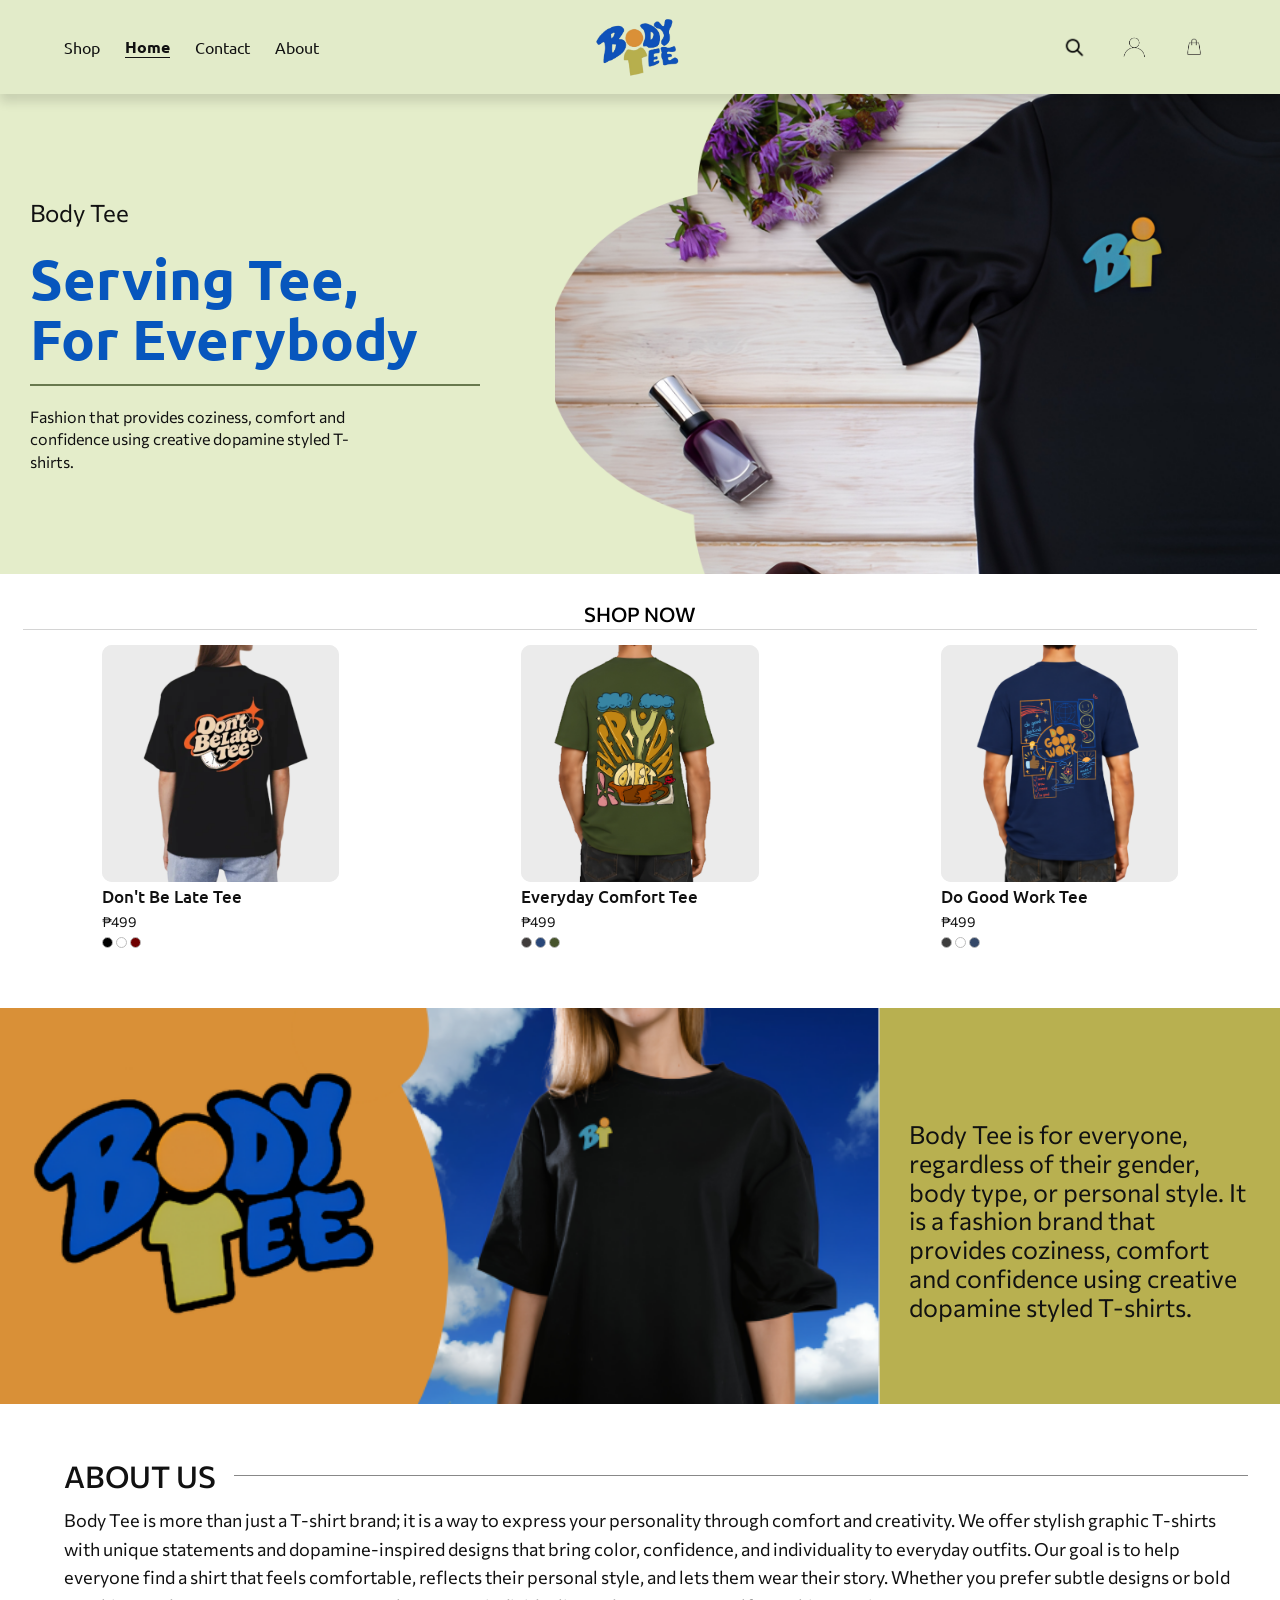
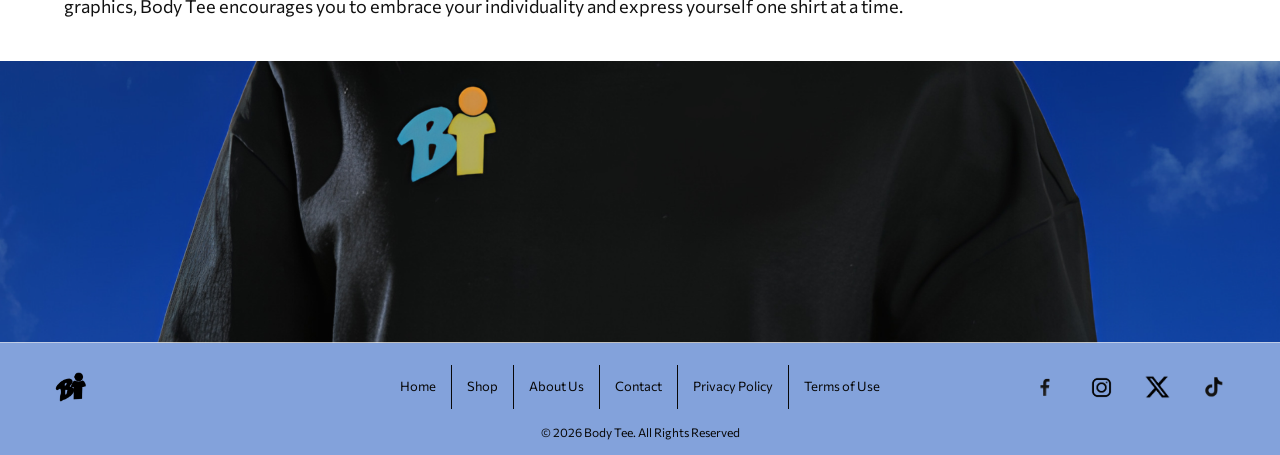
<file: index.html>
<!DOCTYPE html>
<html lang="en">
<head>
    <meta charset="UTF-8">
    <meta name="viewport" content="width=device-width, initial-scale=1.0">
    <meta name="description" content="Body Tee - Serving Tee, For Everybody. Creative, comfortable T-shirts for everyone.">
    <title>Home | Body Tee</title>

    <!-- bootstrap -->
    <link href="https://cdn.jsdelivr.net/npm/bootstrap@5.3.8/dist/css/bootstrap.min.css" rel="stylesheet">

    <!-- google fonts -->
    <link rel="preconnect" href="https://fonts.googleapis.com">
    <link rel="preconnect" href="https://fonts.gstatic.com" crossorigin>
    <link href="https://fonts.googleapis.com/css2?family=Ubuntu:wght@400;500;700&family=Commissioner:wght@400;500;600;700&display=swap" rel="stylesheet">

    <!-- css files -->
    <link rel="stylesheet" href="style.css">
    <link rel="stylesheet" href="home.css">
</head>

<body class="home-page">

    <!-- skip link -->
    <a href="#main-content" class="skip-link">Skip to main content</a>

    <!-- shared navbar -->
    <header class="shared-header">
        <nav class="shared-navbar" aria-label="Primary navigation">

            <div class="shared-nav-links">
                <a href="index.html#shop">Shop</a>
                <a href="index.html" class="active">Home</a>
                <a href="contact-us.html">Contact</a>
                <a href="index.html#about-us">About</a>
            </div>

            <a href="index.html" class="shared-nav-logo">
                <img src="plogo-1.png" alt="Body Tee Home">
            </a>

            <div class="shared-nav-icons">
                <button type="button" id="searchButton" aria-label="Search">
                    <img src="search-icon.png" alt="">
                </button>
                <button type="button" id="signInButton" aria-label="Account sign in">
                    <img src="pfp-icon.png" alt="">
                </button>
                <button type="button" id="cartButton" aria-label="Shopping cart">
                    <img src="shop-icon.png" alt="">
                </button>
            </div>

        </nav>
    </header>

    <!-- search popup -->
    <div id="searchPanel" class="search-panel" role="dialog" aria-modal="true" aria-labelledby="searchTitle" hidden>
        <div class="search-panel-content">
            <div class="search-heading">
                <h2 id="searchTitle">Search</h2>
                <button type="button" id="closeSearchButton" class="close-button" aria-label="Close search">&times;</button>
            </div>

            <form id="searchForm">
                <label for="searchInput">Search products</label>
                <div class="search-input-wrapper">
                    <input type="search" id="searchInput" class="search-input" name="search" placeholder="What are you looking for?">
                    <button type="submit" class="signin-submit">Search</button>
                </div>
                <p id="searchFeedback" class="form-feedback" aria-live="polite"></p>
            </form>
        </div>
    </div>

    <!-- sign in popup -->
    <div id="signInPanel" class="signin-panel" role="dialog" aria-modal="true" aria-labelledby="signInTitle" hidden>
        <div class="signin-panel-content">
            <div class="signin-heading">
                <h2 id="signInTitle">Sign In</h2>
                <button type="button" id="closeSignInButton" class="close-button" aria-label="Close sign in">&times;</button>
            </div>

            <p class="signin-note">Enter your account details below.</p>

            <form id="signInForm">
                <div class="form-group">
                    <label for="signInEmail">Email address</label>
                    <input type="email" id="signInEmail" name="email" required>
                </div>

                <div class="form-group">
                    <label for="signInPassword">Password</label>
                    <input type="password" id="signInPassword" name="password" required>
                </div>

                <button type="submit" class="signin-submit">Sign In</button>
                <p id="signInFeedback" class="form-feedback" aria-live="polite"></p>
            </form>
        </div>
    </div>

    <!-- main content -->
    <main id="main-content">

        <!-- hero section -->
        <section class="home-hero">
            <div class="hero-copy">
                <span class="hero-eyebrow">Body Tee</span>

                <h1>Serving Tee,<br>For Everybody</h1>

                <p>
                    Fashion that provides coziness, comfort and confidence
                    using creative dopamine styled T-shirts.
                </p>
            </div>

            <div class="hero-image">
                <img src="home-hero-banner.png" alt="Body Tee featured clothing banner">
            </div>
        </section>

        <!-- shop section -->
        <section id="shop" class="home-shop">
            <h2 class="shop-heading">SHOP NOW</h2>

            <div class="container-fluid p-0">
                <div class="row gx-4 gy-0">

                    <!-- product 1 -->
                    <div class="col-12 col-md-6 col-lg-4">
                        <a href="solo-product1.html" class="shop-card" aria-label="View Don't Be Late Tee">
                            <div class="shop-card-image">
                                <img src="home-shop-dont-be-late-tee.png" alt="Don't Be Late Tee product design">
                            </div>

                            <h3>Don't Be Late Tee</h3>
                            <p>₱499</p>

                            <div class="product-swatches" aria-label="Available colors">
                                <span class="swatch swatch-product1-black"></span>
                                <span class="swatch swatch-product1-white"></span>
                                <span class="swatch swatch-product1-red"></span>
                            </div>
                        </a>
                    </div>

                    <!-- product 2 -->
                    <div class="col-12 col-md-6 col-lg-4">
                        <a href="solo-product2.html" class="shop-card" aria-label="View Everyday Comfort Tee">
                            <div class="shop-card-image">
                                <img src="home-shop-everyday-comfort-tee.png" alt="Everyday Comfort Tee product design">
                            </div>

                            <h3>Everyday Comfort Tee</h3>
                            <p>₱499</p>

                            <div class="product-swatches" aria-label="Available colors">
                                <span class="swatch swatch-product2-black"></span>
                                <span class="swatch swatch-product2-blue"></span>
                                <span class="swatch swatch-product2-darkgreen"></span>
                            </div>
                        </a>
                    </div>

                    <!-- product 3 -->
                    <div class="col-12 col-md-6 col-lg-4">
                        <a href="solo-product3.html" class="shop-card" aria-label="View Do Good Work Tee">
                            <div class="shop-card-image">
                                <img src="home-shop-do-good-work-tee.png" alt="Do Good Work Tee product design">
                            </div>

                            <h3>Do Good Work Tee</h3>
                            <p>₱499</p>

                            <div class="product-swatches" aria-label="Available colors">
                                <span class="swatch swatch-product3-black"></span>
                                <span class="swatch swatch-product3-white"></span>
                                <span class="swatch swatch-product3-darkblue"></span>
                            </div>
                        </a>
                    </div>

                </div>
            </div>
        </section>

        <!-- about banner -->
        <section class="home-about-banner">
            <img src="home-about-banner.png" alt="Body Tee campaign banner">

            <div class="home-about-overlay-text">
                <p>
                    Body Tee is for everyone,
                    regardless of their gender,
                    body type, or personal
                    style. It is a fashion brand
                    that provides coziness,
                    comfort and confidence
                    using creative dopamine
                    styled T-shirts.
                </p>
            </div>
        </section>

        <!-- about us -->
        <section id="about-us" class="home-about-section">
            <div class="home-about-content">
                <h2>ABOUT US</h2>

                <p>
                    Body Tee is more than just a T-shirt brand; it is a way to express your personality through comfort and creativity. We offer stylish graphic T-shirts with unique statements and dopamine-inspired designs that bring color, confidence, and individuality to everyday outfits. Our goal is to help everyone find a shirt that feels comfortable, reflects their personal style, and lets them wear their story. Whether you prefer subtle designs or bold graphics, Body Tee encourages you to embrace your individuality and express yourself one shirt at a time.
                </p>
            </div>
        </section>

        <!-- closing banner -->
        <section class="home-footer-banner">
            <img src="home-footer-banner.png" alt="Body Tee closing banner">
        </section>

    </main>

    <!-- shared footer -->
    <footer class="shared-footer">
        <div class="footer-content">

            <a href="index.html" class="shared-footer-logo">
                <img src="slogo-2.png" alt="Body Tee">
            </a>

            <div class="footer-links">
                <a href="index.html">Home</a>
                <a href="index.html#shop">Shop</a>
                <a href="index.html#about-us">About Us</a>
                <a href="contact-us.html">Contact</a>
                <a href="privacy-policy.html">Privacy Policy</a>
                <button type="button" class="coming-soon-link">Terms of Use</button>
            </div>

            <div class="footer-socials">
                <a href="https://www.facebook.com/" target="_blank" rel="noopener noreferrer" aria-label="Body Tee on Facebook">
                    <img src="fb-icon.png" alt="">
                </a>
                <a href="https://www.instagram.com/" target="_blank" rel="noopener noreferrer" aria-label="Body Tee on Instagram">
                    <img src="ig-icon.png" alt="">
                </a>
                <a href="https://x.com/" target="_blank" rel="noopener noreferrer" aria-label="Body Tee on X">
                    <img src="xapp-icon.png" alt="">
                </a>
                <a href="https://www.tiktok.com/" target="_blank" rel="noopener noreferrer" aria-label="Body Tee on TikTok">
                    <img src="tiktok-icon.png" alt="">
                </a>
            </div>

        </div>

        <p class="footer-copyright">© 2026 Body Tee. All Rights Reserved</p>
    </footer>

    <script src="https://cdn.jsdelivr.net/npm/bootstrap@5.3.8/dist/js/bootstrap.bundle.min.js"></script>
    <script src="script.js"></script>

</body>
</html>
</file>
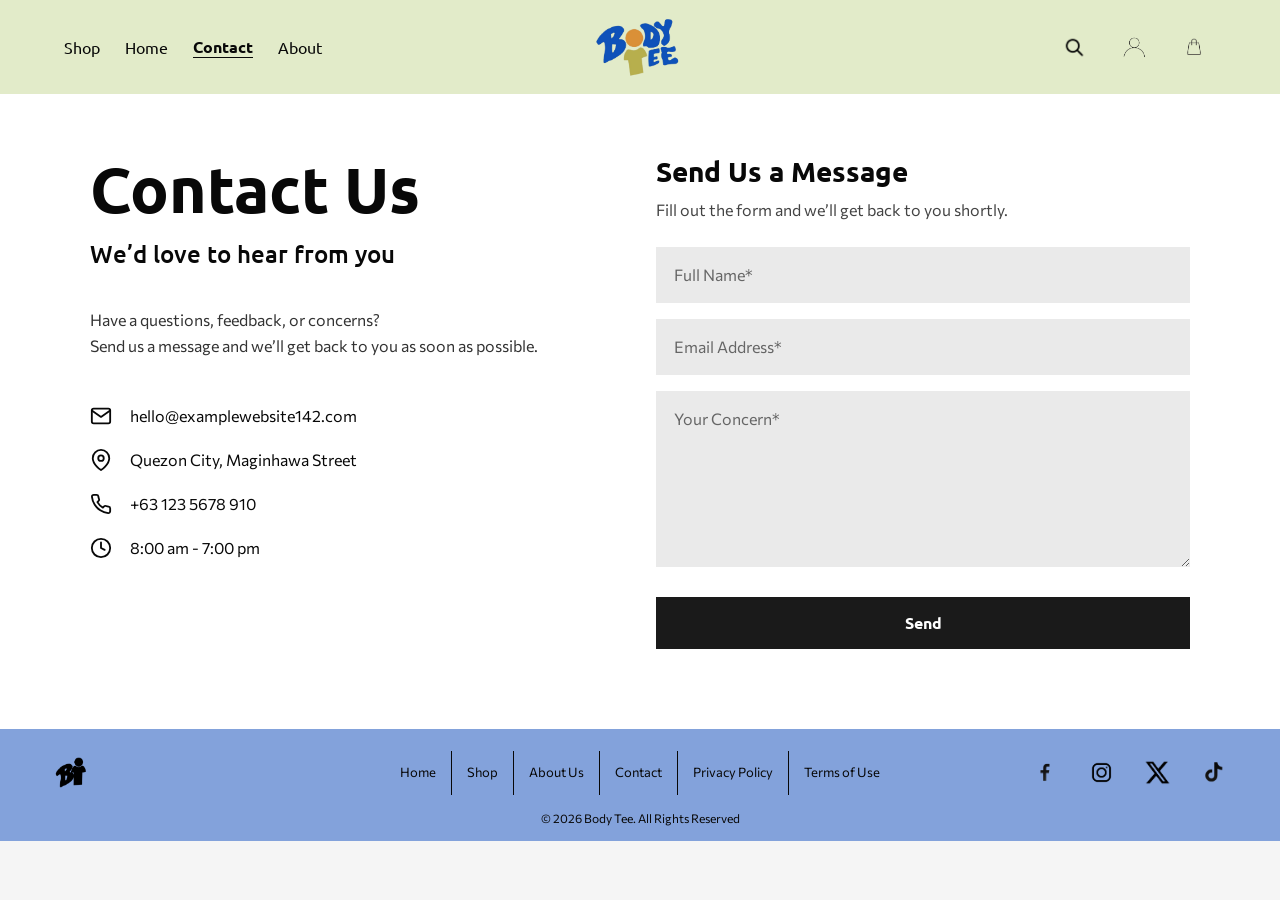
<file: contact-us.html>
<!DOCTYPE html>
<html lang="en">
<head>
<meta charset="UTF-8">
<meta name="viewport" content="width=device-width, initial-scale=1.0">
<meta name="description" content="Get in touch with Body Tee. Send us your questions, feedback, or concerns.">
<title>Contact Us | Body Tee</title>

<!-- bootstrap -->
<link href="https://cdn.jsdelivr.net/npm/bootstrap@5.3.8/dist/css/bootstrap.min.css" rel="stylesheet">

<!-- google fonts -->
<link rel="preconnect" href="https://fonts.googleapis.com">
<link rel="preconnect" href="https://fonts.gstatic.com" crossorigin>
<link href="https://fonts.googleapis.com/css2?family=Commissioner:wght@400;500;600;700&family=Ubuntu:wght@400;500;700&display=swap" rel="stylesheet">

<!-- stylesheets -->
<link rel="stylesheet" href="style.css">
<link rel="stylesheet" href="contact-us.css">

<script>
    document.addEventListener("DOMContentLoaded", function () {
        const contactForm = document.getElementById("contactForm");

        if (contactForm) {
            contactForm.addEventListener("submit", function (event) {
                event.preventDefault();

                const name = document.getElementById("fullName").value.trim();
                const email = document.getElementById("contactEmail").value.trim();
                const message = document.getElementById("contactConcern").value.trim();

                const recipient = "hello@examplewebsite142.com";
                const subject = encodeURIComponent(`Inquiry from ${name}`);
                const body = encodeURIComponent(`Name: ${name}\nEmail: ${email}\n\nMessage:\n${message}`);

                window.location.href = `mailto:${recipient}?subject=${subject}&body=${body}`;
            });
        }
    });
</script>
</head>
<body>

<a class="skip-link" href="#main-content">Skip to main content</a>

<!-- shared navbar -->
<header class="shared-header">
  <nav class="shared-navbar" aria-label="Primary navigation">

    <div class="shared-nav-links">
      <a href="index.html#shop">Shop</a>
      <a href="index.html">Home</a>
      <a href="contact-us.html" class="active">Contact</a>
      <a href="index.html#about-us">About</a>
    </div>

    <a href="index.html" class="shared-nav-logo">
      <img src="plogo-1.png" alt="Body Tee Home">
    </a>

    <div class="shared-nav-icons">
      <button type="button" id="searchButton" aria-label="Search">
        <img src="search-icon.png" alt="">
      </button>
      <button type="button" id="signInButton" aria-label="Account sign in">
        <img src="pfp-icon.png" alt="">
      </button>
      <button type="button" id="cartButton" aria-label="Shopping cart">
        <img src="shop-icon.png" alt="">
      </button>
    </div>

  </nav>
</header>

<!-- search popup -->
<div id="searchPanel" class="search-panel" role="dialog" aria-modal="true" aria-labelledby="searchTitle" hidden>
  <div class="search-panel-content">
    <div class="search-heading">
      <h2 id="searchTitle">Search</h2>
      <button type="button" id="closeSearchButton" class="close-button" aria-label="Close search">&times;</button>
    </div>

    <form id="searchForm">
      <label for="searchInput">Search products</label>
      <div class="search-input-wrapper">
        <input type="search" id="searchInput" class="search-input" name="search" placeholder="What are you looking for?">
        <button type="submit" class="signin-submit">Search</button>
      </div>
      <p id="searchFeedback" class="form-feedback" aria-live="polite"></p>
    </form>
  </div>
</div>

<!-- sign in popup -->
<div id="signInPanel" class="signin-panel" role="dialog" aria-modal="true" aria-labelledby="signInTitle" hidden>
  <div class="signin-panel-content">
    <div class="signin-heading">
      <h2 id="signInTitle">Sign In</h2>
      <button type="button" id="closeSignInButton" class="close-button" aria-label="Close sign in">&times;</button>
    </div>

    <p class="signin-note">Enter your account details below.</p>

    <form id="signInForm">
      <div class="form-group">
        <label for="signInEmail">Email address</label>
        <input type="email" id="signInEmail" name="email" required>
      </div>

      <div class="form-group">
        <label for="signInPassword">Password</label>
        <input type="password" id="signInPassword" name="password" required>
      </div>

      <button type="submit" class="signin-submit">Sign In</button>
      <p id="signInFeedback" class="form-feedback" aria-live="polite"></p>
    </form>
  </div>
</div>

<main id="main-content">

  <div class="contact-container">
    <div class="contact-grid">
      
      <div class="contact-info-col">
        <h1 id="contact-title">Contact Us</h1>
        <p class="contact-subtitle">We’d love to hear from you</p>

        <p class="contact-desc">
          Have a questions, feedback, or concerns?<br>
          Send us a message and we’ll get back to you as soon as possible.
        </p>

        <div class="contact-details-list">
          <div class="contact-detail-item">
            <svg class="contact-svg-icon" xmlns="http://www.w3.org/2000/svg" viewBox="0 0 24 24" fill="none" stroke="currentColor" stroke-width="2" stroke-linecap="round" stroke-linejoin="round"><path d="M4 4h16c1.1 0 2 .9 2 2v12c0 1.1-.9 2-2 2H4c-1.1 0-2-.9-2-2V6c0-1.1.9-2 2-2z"></path><polyline points="22,6 12,13 2,6"></polyline></svg>
            <span>hello@examplewebsite142.com</span>
          </div>
          <div class="contact-detail-item">
            <svg class="contact-svg-icon" xmlns="http://www.w3.org/2000/svg" viewBox="0 0 24 24" fill="none" stroke="currentColor" stroke-width="2" stroke-linecap="round" stroke-linejoin="round"><path d="M21 10c0 7-9 13-9 13s-9-6-9-13a9 9 0 0 1 18 0z"></path><circle cx="12" cy="10" r="3"></circle></svg>
            <span>Quezon City, Maginhawa Street</span>
          </div>
          <div class="contact-detail-item">
            <svg class="contact-svg-icon" xmlns="http://www.w3.org/2000/svg" viewBox="0 0 24 24" fill="none" stroke="currentColor" stroke-width="2" stroke-linecap="round" stroke-linejoin="round"><path d="M22 16.92v3a2 2 0 0 1-2.18 2 19.79 19.79 0 0 1-8.63-3.07 19.5 19.5 0 0 1-6-6 19.79 19.79 0 0 1-3.07-8.67A2 2 0 0 1 4.11 2h3a2 2 0 0 1 2 1.72 12.84 12.84 0 0 0 .7 2.81 2 2 0 0 1-.45 2.11L8.09 9.91a16 16 0 0 0 6 6l1.27-1.27a2 2 0 0 1 2.11-.45 12.84 12.84 0 0 0 2.81.7A2 2 0 0 1 22 16.92z"></path></svg>
            <span>+63 123 5678 910</span>
          </div>
          <div class="contact-detail-item">
            <svg class="contact-svg-icon" xmlns="http://www.w3.org/2000/svg" viewBox="0 0 24 24" fill="none" stroke="currentColor" stroke-width="2" stroke-linecap="round" stroke-linejoin="round"><circle cx="12" cy="12" r="10"></circle><polyline points="12 6 12 12 16 14"></polyline></svg>
            <span>8:00 am - 7:00 pm</span>
          </div>
        </div>
      </div>

      <div class="contact-form-col">
        <h2>Send Us a Message</h2>
        <p class="form-note">Fill out the form and we’ll get back to you shortly.</p>

        <form id="contactForm">
          <div class="form-group">
            <label for="fullName" class="visually-hidden">Full Name*</label>
            <input type="text" id="fullName" name="name" placeholder="Full Name*" required>
          </div>

          <div class="form-group">
            <label for="contactEmail" class="visually-hidden">Email Address*</label>
            <input type="email" id="contactEmail" name="email" placeholder="Email Address*" required>
          </div>

          <div class="form-group">
            <label for="contactConcern" class="visually-hidden">Your Concern*</label>
            <textarea id="contactConcern" name="message" rows="6" placeholder="Your Concern*" required></textarea>
          </div>

          <button type="submit" class="contact-submit-btn">Send</button>
        </form>
      </div>

    </div>
  </div>

</main>

<!-- shared footer -->
<footer class="shared-footer">
  <div class="footer-content">

    <a href="index.html" class="shared-footer-logo">
      <img src="slogo-2.png" alt="Body Tee">
    </a>

    <div class="footer-links">
      <a href="index.html">Home</a>
      <a href="index.html#shop">Shop</a>
      <a href="index.html#about-us">About Us</a>
      <a href="contact-us.html">Contact</a>
      <a href="privacy-policy.html">Privacy Policy</a>
      <button type="button" class="coming-soon-link">Terms of Use</button>
    </div>

    <div class="footer-socials">
      <a href="https://www.facebook.com/" target="_blank" rel="noopener noreferrer" aria-label="Body Tee on Facebook">
        <img src="fb-icon.png" alt="">
      </a>
      <a href="https://www.instagram.com/" target="_blank" rel="noopener noreferrer" aria-label="Body Tee on Instagram">
        <img src="ig-icon.png" alt="">
      </a>
      <a href="https://x.com/" target="_blank" rel="noopener noreferrer" aria-label="Body Tee on X">
        <img src="xapp-icon.png" alt="">
      </a>
      <a href="https://www.tiktok.com/" target="_blank" rel="noopener noreferrer" aria-label="Body Tee on TikTok">
        <img src="tiktok-icon.png" alt="">
      </a>
    </div>

  </div>

  <p class="footer-copyright">© 2026 Body Tee. All Rights Reserved</p>
</footer>

<script src="https://cdn.jsdelivr.net/npm/bootstrap@5.3.8/dist/js/bootstrap.bundle.min.js"></script>
<script src="script.js"></script>

</body>
</html>
</file>
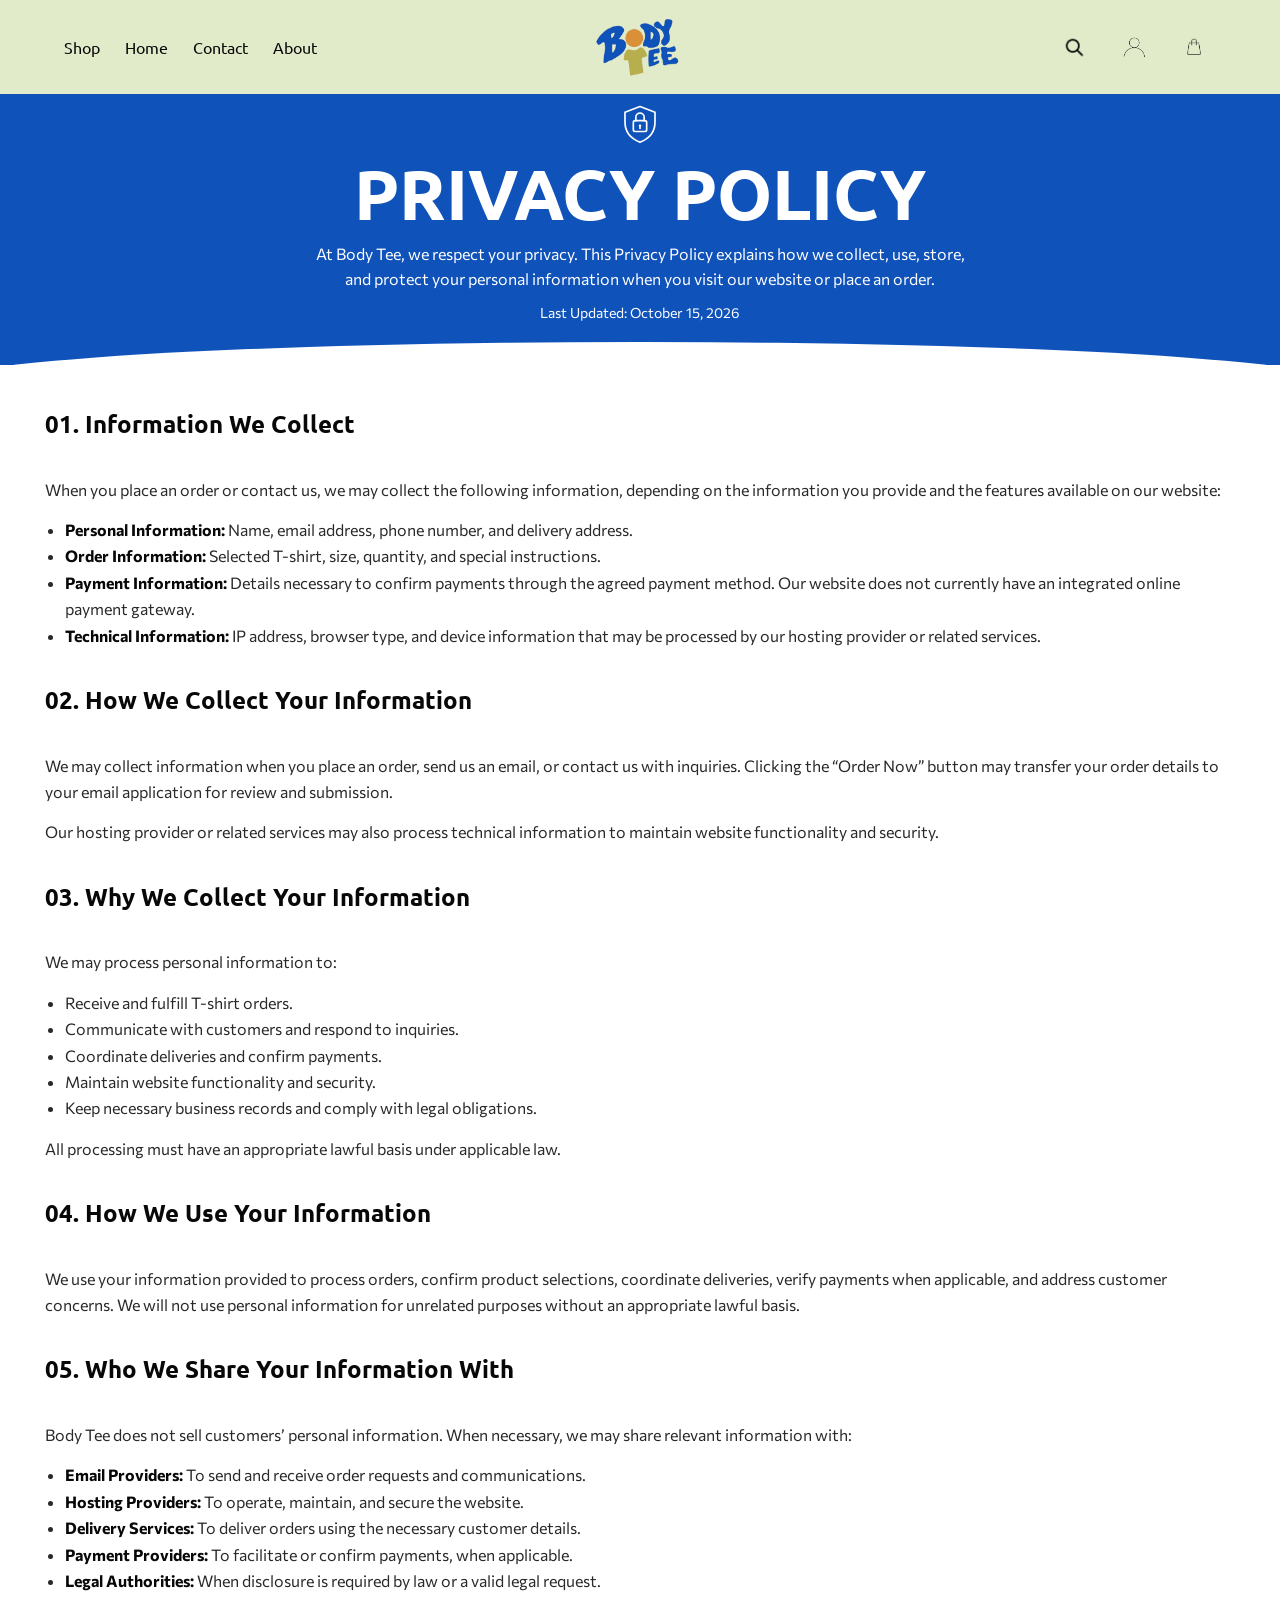
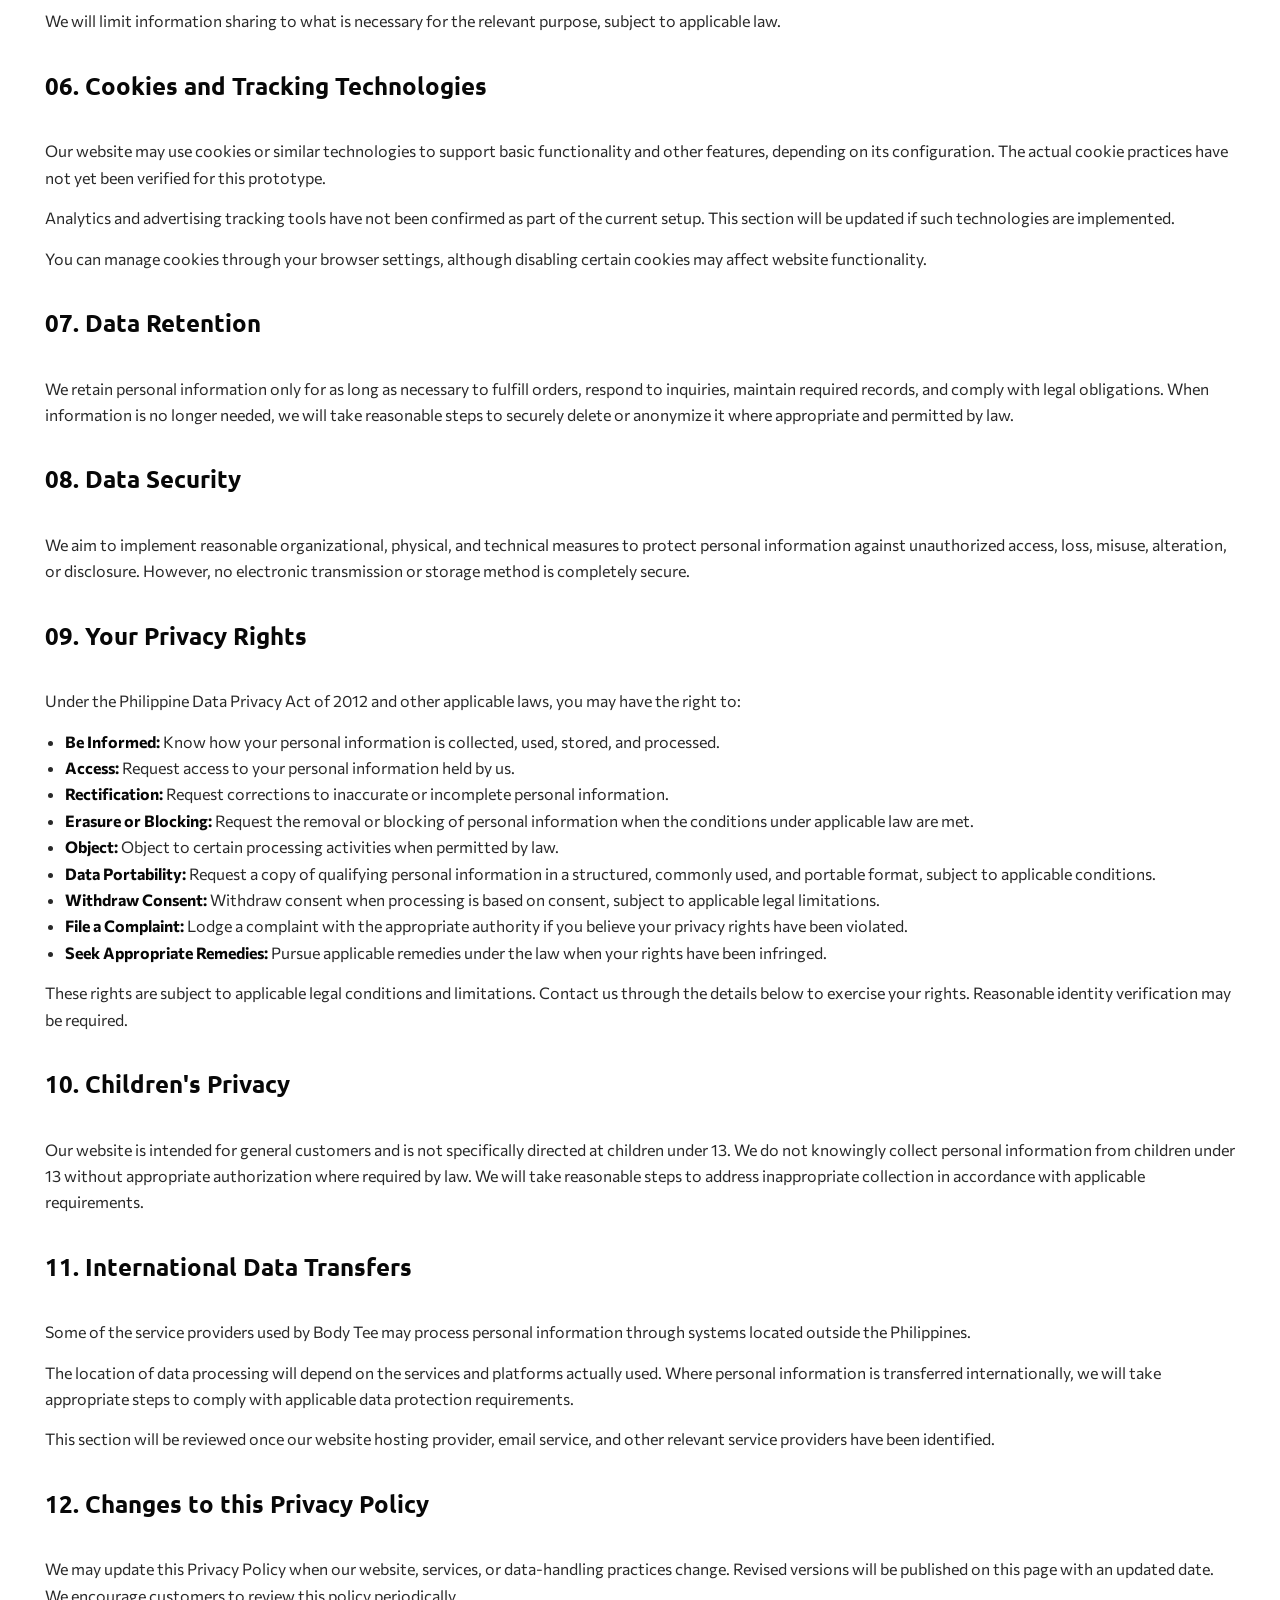
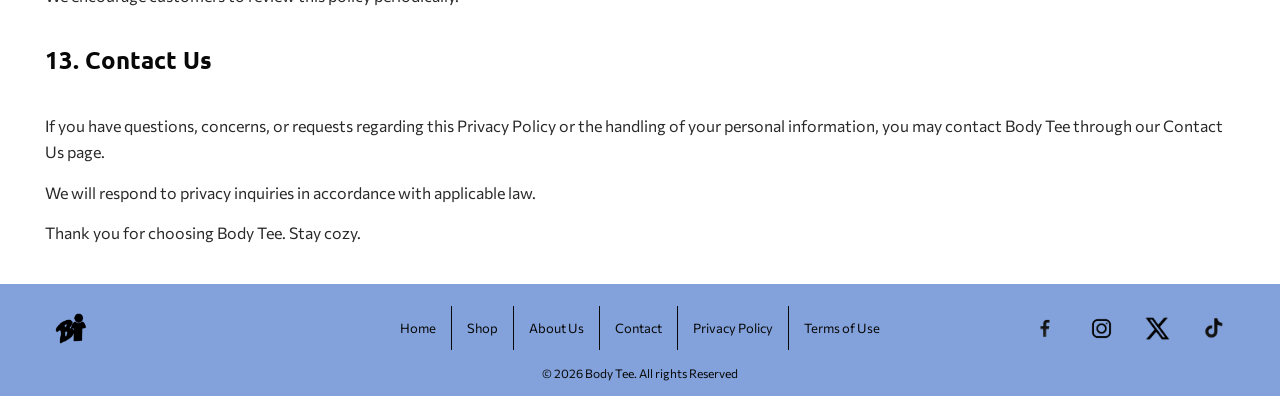
<file: privacy-policy.html>
<!DOCTYPE html>
<html lang="en">
<head>
  <meta charset="UTF-8">
  <meta name="viewport" content="width=device-width, initial-scale=1.0">
  <meta name="description" content="Read the Body Tee Privacy Policy to understand how personal information is collected, used, and protected.">
  <title>Privacy Policy | Body Tee</title>

  <!-- bootstrap link -->
  <link href="https://cdn.jsdelivr.net/npm/bootstrap@5.3.8/dist/css/bootstrap.min.css" rel="stylesheet">

  <!-- google fonts -->
  <link rel="preconnect" href="https://fonts.googleapis.com">
  <link rel="preconnect" href="https://fonts.gstatic.com" crossorigin>
  <link href="https://fonts.googleapis.com/css2?family=Commissioner:wght@400;500;600;700&family=Ubuntu:wght@400;500;700&display=swap" rel="stylesheet">

  <!-- stylesheets -->
  <link rel="stylesheet" href="style.css">
  <link rel="stylesheet" href="privacy-policy.css">
</head>
<body>

<a class="skip-link" href="#main-content">Skip to main content</a>

<!-- shared navbar -->
<header class="shared-header">
  <nav class="shared-navbar" aria-label="Primary navigation">

    <div class="shared-nav-links">
      <a href="index.html#shop">Shop</a>
      <a href="index.html">Home</a>
      <a href="contact-us.html">Contact</a>
      <a href="index.html#about-us">About</a>
    </div>

    <a href="index.html" class="shared-nav-logo">
      <img src="plogo-1.png" alt="Body Tee Home">
    </a>

    <div class="shared-nav-icons">
      <button type="button" id="searchButton" aria-label="Search">
        <img src="search-icon.png" alt="">
      </button>
      <button type="button" id="signInButton" aria-label="Account sign in">
        <img src="pfp-icon.png" alt="">
      </button>
      <button type="button" id="cartButton" aria-label="Shopping cart">
        <img src="shop-icon.png" alt="">
      </button>
    </div>

  </nav>
</header>

<!-- search popup -->
<div id="searchPanel" class="search-panel" role="dialog" aria-modal="true" aria-labelledby="searchTitle" hidden>
  <div class="search-panel-content">
    <div class="search-heading">
      <h2 id="searchTitle">Search</h2>
      <button type="button" id="closeSearchButton" class="close-button" aria-label="Close search">&times;</button>
    </div>

    <form id="searchForm">
      <label for="searchInput">Search products</label>
      <div class="search-input-wrapper">
        <input type="search" id="searchInput" class="search-input" name="search" placeholder="What are you looking for?">
        <button type="submit" class="signin-submit">Search</button>
      </div>
      <p id="searchFeedback" class="form-feedback" aria-live="polite"></p>
    </form>
  </div>
</div>

<!-- sign in popup -->
<div id="signInPanel" class="signin-panel" role="dialog" aria-modal="true" aria-labelledby="signInTitle" hidden>
  <div class="signin-panel-content">
    <div class="signin-heading">
      <h2 id="signInTitle">Sign In</h2>
      <button type="button" id="closeSignInButton" class="close-button" aria-label="Close sign in">&times;</button>
    </div>

    <p class="signin-note">Enter your account details below.</p>

    <form id="signInForm">
      <div class="form-group">
        <label for="signInEmail">Email address</label>
        <input type="email" id="signInEmail" name="email" required>
      </div>

      <div class="form-group">
        <label for="signInPassword">Password</label>
        <input type="password" id="signInPassword" name="password" required>
      </div>

      <button type="submit" class="signin-submit">Sign In</button>
      <p id="signInFeedback" class="form-feedback" aria-live="polite"></p>
    </form>
  </div>
</div>

<!-- main content -->
<main id="main-content">

  <div class="privacy-hero">
    <svg class="privacy-hero-icon" xmlns="http://www.w3.org/2000/svg" viewBox="0 0 48 48" aria-hidden="true">
      <path d="M24 3 L42 10 V22 C42 34 34 42 24 46 C14 42 6 34 6 22 V10 Z" fill="none" stroke="currentColor" stroke-width="2" stroke-linejoin="round"/>
      <rect x="16" y="20" width="16" height="13" rx="2" fill="none" stroke="currentColor" stroke-width="2"/>
      <path d="M19 20 V16 A5 5 0 0 1 29 16 V20" fill="none" stroke="currentColor" stroke-width="2" stroke-linecap="round"/>
      <circle cx="24" cy="26" r="1.5" fill="currentColor"/>
      <path d="M24 27.5 V30" stroke="currentColor" stroke-width="2"/>
    </svg>

    <h1 id="privacy-title">PRIVACY POLICY</h1>

    <p class="privacy-hero-description">
      At Body Tee, we respect your privacy. This Privacy Policy explains how we collect, use, store,<br class="desktop-break">
      and protect your personal information when you visit our website or place an order.
    </p>

    <p class="privacy-hero-date">Last Updated: October 15, 2026</p>
  </div>

  <!-- privacy policy -->
  <div class="privacy-content">

    <section class="policy-section">
      <h2>01. Information We Collect</h2>
      <p>When you place an order or contact us, we may collect the following information, depending on the information you provide and the features available on our website:</p>
      <ul>
        <li><strong>Personal Information:</strong> Name, email address, phone number, and delivery address.</li>
        <li><strong>Order Information:</strong> Selected T-shirt, size, quantity, and special instructions.</li>
        <li><strong>Payment Information:</strong> Details necessary to confirm payments through the agreed payment method. Our website does not currently have an integrated online payment gateway.</li>
        <li><strong>Technical Information:</strong> IP address, browser type, and device information that may be processed by our hosting provider or related services.</li>
      </ul>
    </section>

    <section class="policy-section">
      <h2>02. How We Collect Your Information</h2>
      <p>We may collect information when you place an order, send us an email, or contact us with inquiries. Clicking the “Order Now” button may transfer your order details to your email application for review and submission.</p>
      <p>Our hosting provider or related services may also process technical information to maintain website functionality and security.</p>
    </section>

    <section class="policy-section">
      <h2>03. Why We Collect Your Information</h2>
      <p>We may process personal information to:</p>
      <ul>
        <li>Receive and fulfill T-shirt orders.</li>
        <li>Communicate with customers and respond to inquiries.</li>
        <li>Coordinate deliveries and confirm payments.</li>
        <li>Maintain website functionality and security.</li>
        <li>Keep necessary business records and comply with legal obligations.</li>
      </ul>
      <p>All processing must have an appropriate lawful basis under applicable law.</p>
    </section>

    <section class="policy-section">
      <h2>04. How We Use Your Information</h2>
      <p>We use your information provided to process orders, confirm product selections, coordinate deliveries, verify payments when applicable, and address customer concerns. We will not use personal information for unrelated purposes without an appropriate lawful basis.</p>
    </section>

    <section class="policy-section">
      <h2>05. Who We Share Your Information With</h2>
      <p>Body Tee does not sell customers’ personal information. When necessary, we may share relevant information with:</p>
      <ul>
        <li><strong>Email Providers:</strong> To send and receive order requests and communications.</li>
        <li><strong>Hosting Providers:</strong> To operate, maintain, and secure the website.</li>
        <li><strong>Delivery Services:</strong> To deliver orders using the necessary customer details.</li>
        <li><strong>Payment Providers:</strong> To facilitate or confirm payments, when applicable.</li>
        <li><strong>Legal Authorities:</strong> When disclosure is required by law or a valid legal request.</li>
      </ul>
      <p>We will limit information sharing to what is necessary for the relevant purpose, subject to applicable law.</p>
    </section>

    <section class="policy-section">
      <h2>06. Cookies and Tracking Technologies</h2>
      <p>Our website may use cookies or similar technologies to support basic functionality and other features, depending on its configuration. The actual cookie practices have not yet been verified for this prototype.</p>
      <p>Analytics and advertising tracking tools have not been confirmed as part of the current setup. This section will be updated if such technologies are implemented.</p>
      <p>You can manage cookies through your browser settings, although disabling certain cookies may affect website functionality.</p>
    </section>

    <section class="policy-section">
      <h2>07. Data Retention</h2>
      <p>We retain personal information only for as long as necessary to fulfill orders, respond to inquiries, maintain required records, and comply with legal obligations. When information is no longer needed, we will take reasonable steps to securely delete or anonymize it where appropriate and permitted by law.</p>
    </section>

    <section class="policy-section">
      <h2>08. Data Security</h2>
      <p>We aim to implement reasonable organizational, physical, and technical measures to protect personal information against unauthorized access, loss, misuse, alteration, or disclosure. However, no electronic transmission or storage method is completely secure.</p>
    </section>

    <section class="policy-section">
      <h2>09. Your Privacy Rights</h2>
      <p>Under the Philippine Data Privacy Act of 2012 and other applicable laws, you may have the right to:</p>
      <ul>
        <li><strong>Be Informed:</strong> Know how your personal information is collected, used, stored, and processed.</li>
        <li><strong>Access:</strong> Request access to your personal information held by us.</li>
        <li><strong>Rectification:</strong> Request corrections to inaccurate or incomplete personal information.</li>
        <li><strong>Erasure or Blocking:</strong> Request the removal or blocking of personal information when the conditions under applicable law are met.</li>
        <li><strong>Object:</strong> Object to certain processing activities when permitted by law.</li>
        <li><strong>Data Portability:</strong> Request a copy of qualifying personal information in a structured, commonly used, and portable format, subject to applicable conditions.</li>
        <li><strong>Withdraw Consent:</strong> Withdraw consent when processing is based on consent, subject to applicable legal limitations.</li>
        <li><strong>File a Complaint:</strong> Lodge a complaint with the appropriate authority if you believe your privacy rights have been violated.</li>
        <li><strong>Seek Appropriate Remedies:</strong> Pursue applicable remedies under the law when your rights have been infringed.</li>
      </ul>
      <p>These rights are subject to applicable legal conditions and limitations. Contact us through the details below to exercise your rights. Reasonable identity verification may be required.</p>
    </section>

    <section class="policy-section">
      <h2>10. Children's Privacy</h2>
      <p>Our website is intended for general customers and is not specifically directed at children under 13. We do not knowingly collect personal information from children under 13 without appropriate authorization where required by law. We will take reasonable steps to address inappropriate collection in accordance with applicable requirements.</p>
    </section>

    <section class="policy-section">
      <h2>11. International Data Transfers</h2>
      <p>Some of the service providers used by Body Tee may process personal information through systems located outside the Philippines.</p>
      <p>The location of data processing will depend on the services and platforms actually used. Where personal information is transferred internationally, we will take appropriate steps to comply with applicable data protection requirements.</p>
      <p>This section will be reviewed once our website hosting provider, email service, and other relevant service providers have been identified.</p>
    </section>

    <section class="policy-section">
      <h2>12. Changes to this Privacy Policy</h2>
      <p>We may update this Privacy Policy when our website, services, or data-handling practices change. Revised versions will be published on this page with an updated date. We encourage customers to review this policy periodically.</p>
    </section>

    <section class="policy-section">
      <h2>13. Contact Us</h2>
      <p>If you have questions, concerns, or requests regarding this Privacy Policy or the handling of your personal information, you may contact Body Tee through our Contact Us page.</p>
      <p>We will respond to privacy inquiries in accordance with applicable law.</p>
      <p>Thank you for choosing Body Tee. Stay cozy.</p>
    </section>

  </div>

</main>

<!-- shared footer -->
<footer class="shared-footer">
  <div class="footer-content">

    <a href="index.html" class="shared-footer-logo">
      <img src="slogo-2.png" alt="Body Tee">
    </a>

    <div class="footer-links">
      <a href="index.html">Home</a>
      <a href="index.html#shop">Shop</a>
      <a href="index.html#about-us">About Us</a>
      <a href="contact-us.html">Contact</a>
      <a href="privacy-policy.html">Privacy Policy</a>
      <button type="button" class="coming-soon-link">Terms of Use</button>
    </div>

    <div class="footer-socials">
      <a href="https://www.facebook.com/" target="_blank" rel="noopener noreferrer" aria-label="Body Tee on Facebook">
        <img src="fb-icon.png" alt="">
      </a>
      <a href="https://www.instagram.com/" target="_blank" rel="noopener noreferrer" aria-label="Body Tee on Instagram">
        <img src="ig-icon.png" alt="">
      </a>
      <a href="https://x.com/" target="_blank" rel="noopener noreferrer" aria-label="Body Tee on X">
        <img src="xapp-icon.png" alt="">
      </a>
      <a href="https://www.tiktok.com/" target="_blank" rel="noopener noreferrer" aria-label="Body Tee on TikTok">
        <img src="tiktok-icon.png" alt="">
      </a>
    </div>

  </div>

  <p class="footer-copyright">© 2026 Body Tee. All rights Reserved</p>
</footer>

<script src="https://cdn.jsdelivr.net/npm/bootstrap@5.3.8/dist/js/bootstrap.bundle.min.js"></script>
<script src="script.js"></script>

</body>
</html>
</file>
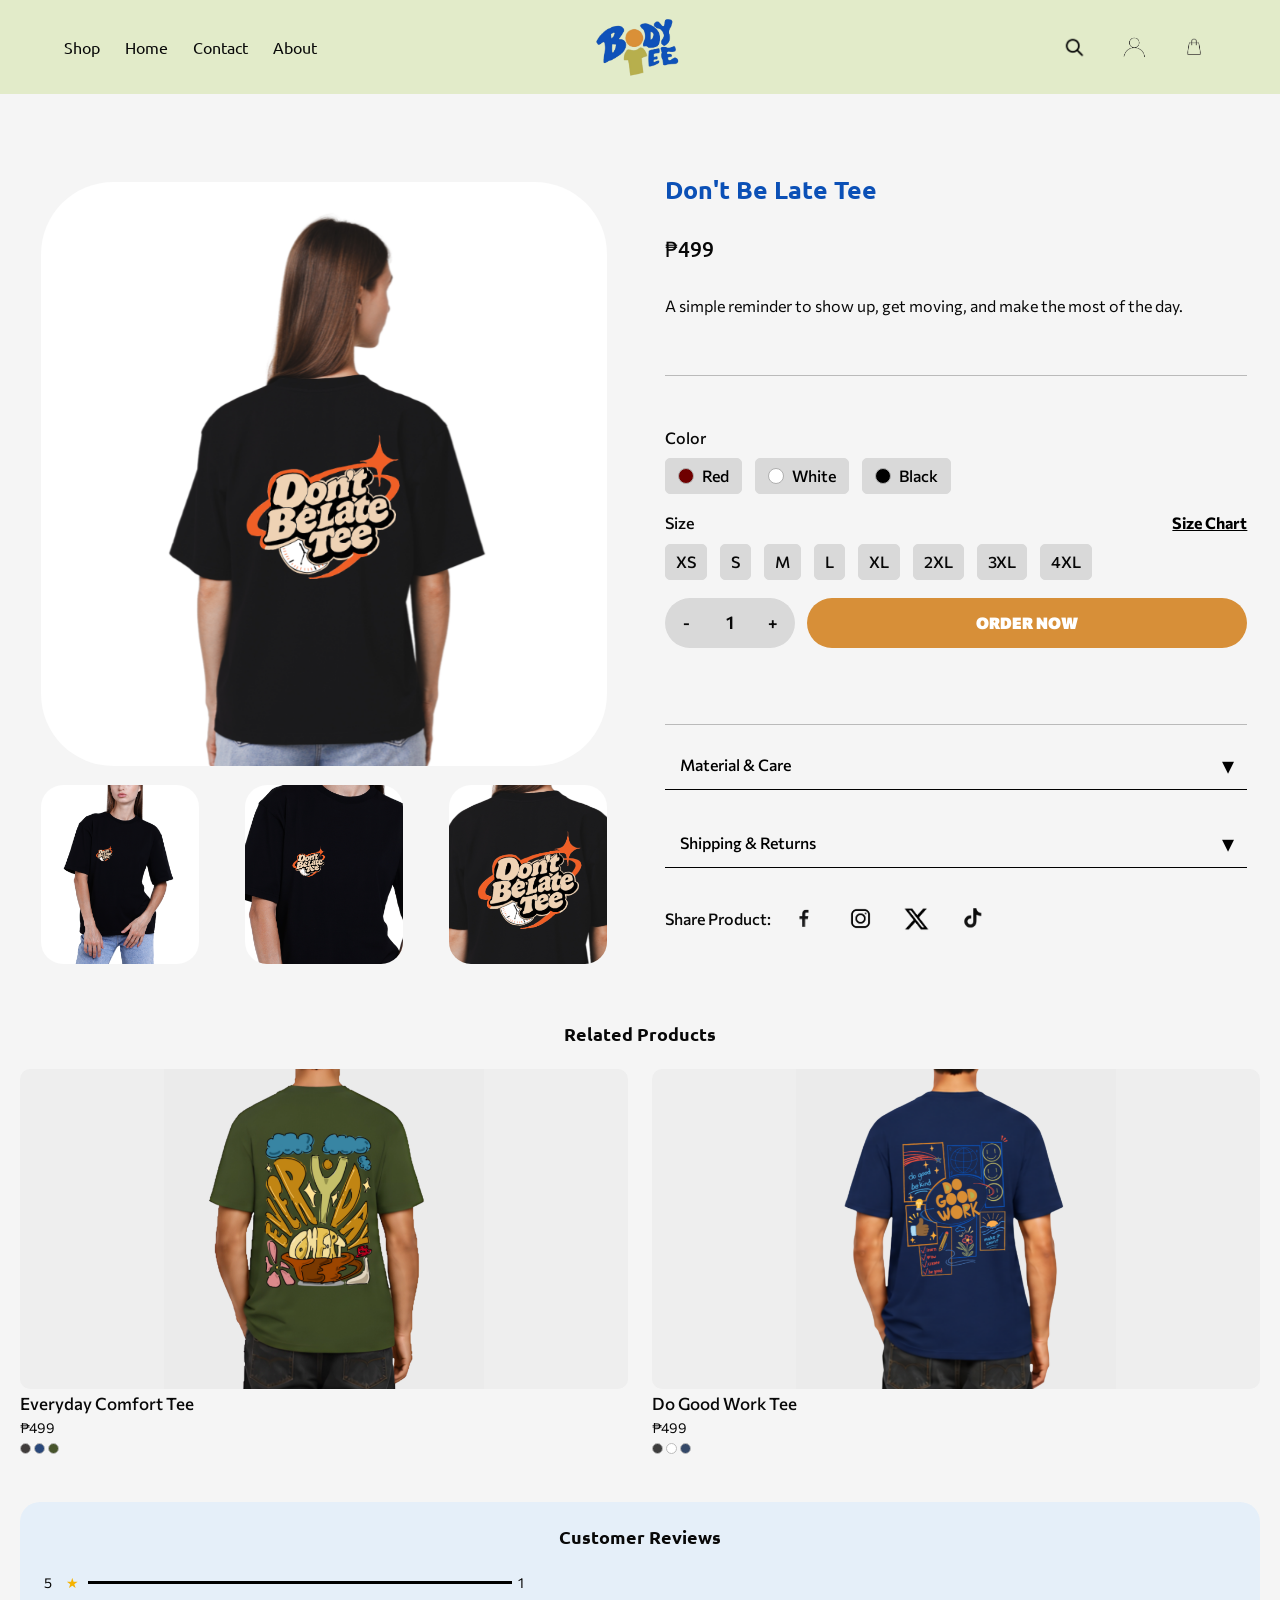
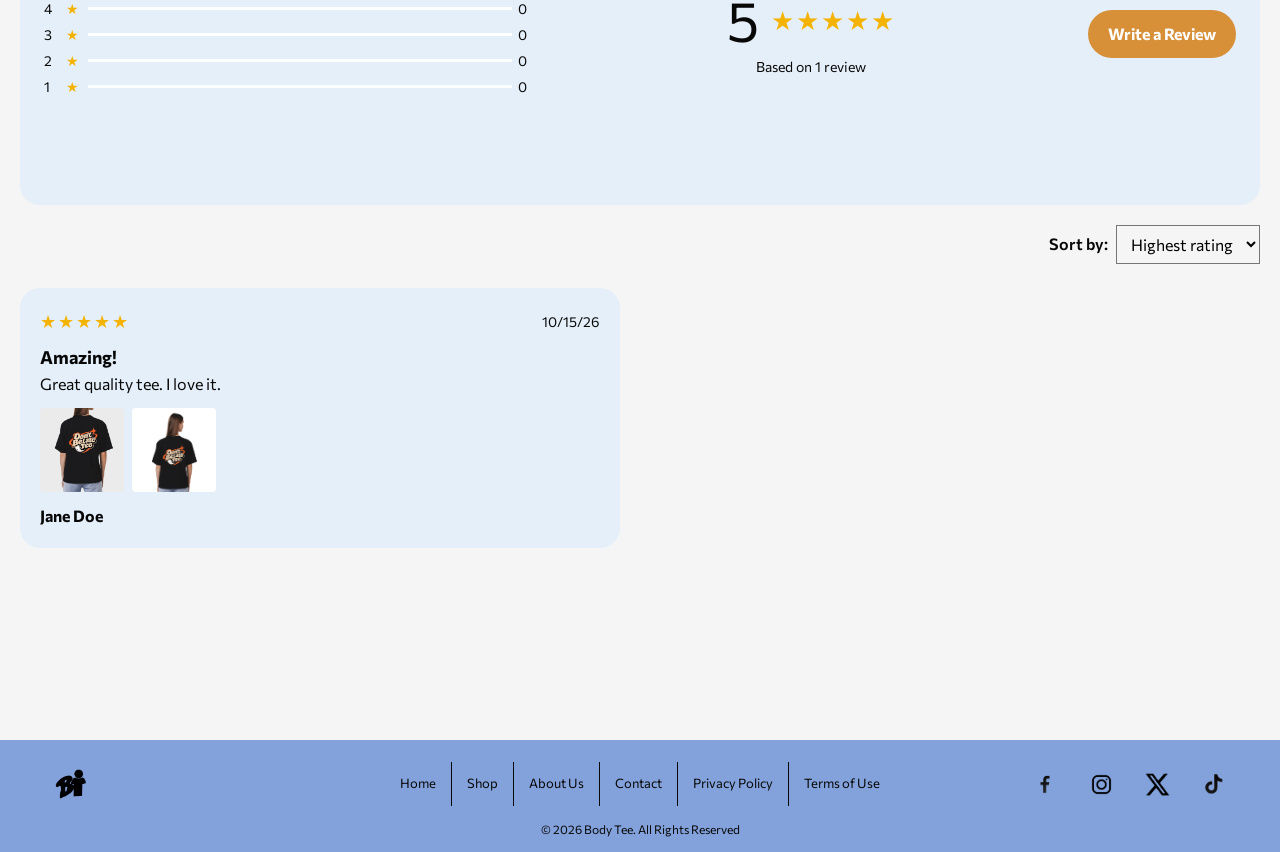
<file: solo-product1.html>
<!DOCTYPE html>
<html lang="en">
<head>
    <meta charset="UTF-8">
    <meta name="viewport" content="width=device-width, initial-scale=1.0">
    <title>Don't Be Late Tee</title>
    <link rel="preconnect" href="https://fonts.googleapis.com">
    <link rel="preconnect" href="https://fonts.gstatic.com" crossorigin>
    <link href="https://fonts.googleapis.com/css2?family=Commissioner:wght@400;500;600;700&family=Ubuntu:wght@400;500;700&display=swap" rel="stylesheet">
    <link href="https://cdn.jsdelivr.net/npm/bootstrap@5.3.8/dist/css/bootstrap.min.css" rel="stylesheet">
    <link rel="stylesheet" href="solo-product-style.css">

    <!-- stylesheets -->
    <link rel="stylesheet" href="style.css">
    <link rel="stylesheet" href="contact-us.css">
</head>
<body>
              <!-- shared navbar -->
<header class="shared-header">
  <nav class="shared-navbar" aria-label="Primary navigation">

    <div class="shared-nav-links">
      <a href="index.html#shop">Shop</a>
      <a href="index.html">Home</a>
      <a href="contact-us.html">Contact</a>
      <a href="index.html#about-us">About</a>
    </div>

    <a href="index.html" class="shared-nav-logo">
      <img src="plogo-1.png" alt="Body Tee Home">
    </a>

    <div class="shared-nav-icons">
      <button type="button" id="searchButton" aria-label="Search">
        <img src="search-icon.png" alt="">
      </button>
      <button type="button" id="signInButton" aria-label="Account sign in">
        <img src="pfp-icon.png" alt="">
      </button>
      <button type="button" id="cartButton" aria-label="Shopping cart">
        <img src="shop-icon.png" alt="">
      </button>
    </div>

  </nav>
</header>

<!-- search popup -->
<div id="searchPanel" class="search-panel" role="dialog" aria-modal="true" aria-labelledby="searchTitle" hidden>
  <div class="search-panel-content">
    <div class="search-heading">
      <h2 id="searchTitle">Search</h2>
      <button type="button" id="closeSearchButton" class="close-button" aria-label="Close search">&times;</button>
    </div>

    <form id="searchForm">
      <label for="searchInput">Search products</label>
      <div class="search-input-wrapper">
        <input type="search" id="searchInput" class="search-input" name="search" placeholder="What are you looking for?">
        <button type="submit" class="signin-submit">Search</button>
      </div>
      <p id="searchFeedback" class="form-feedback" aria-live="polite"></p>
    </form>
  </div>
</div>

<!-- sign in popup -->
<div id="signInPanel" class="signin-panel" role="dialog" aria-modal="true" aria-labelledby="signInTitle" hidden>
  <div class="signin-panel-content">
    <div class="signin-heading">
      <h2 id="signInTitle">Sign In</h2>
      <button type="button" id="closeSignInButton" class="close-button" aria-label="Close sign in">&times;</button>
    </div>

    <p class="signin-note">Enter your account details below.</p>

    <form id="signInForm">
      <div class="form-group">
        <label for="signInEmail">Email address</label>
        <input type="email" id="signInEmail" name="email" required>
      </div>

      <div class="form-group">
        <label for="signInPassword">Password</label>
        <input type="password" id="signInPassword" name="password" required>
      </div>

      <button type="submit" class="signin-submit">Sign In</button>
      <p id="signInFeedback" class="form-feedback" aria-live="polite"></p>
    </form>
  </div>
</div>


<div class="small-container single-product">
    <!-- product details -->
    <div class="row">
        <div class="product-col">
            <img src="solo-dont-be-late-tee-back.png" id="product-img" width="100%"
             id="ProductImg" alt="Don't Be Late Tee">
             <div class="small-img-row">
                <div class="small-img-col">
                    <button type="button" class="thumbnail-button" aria-label="Show Don't Be Late Tee" aria-pressed="false">
                        <img src="solo-dont-be-late-tee.png" class="small-img" alt="Don't Be Late Tee">
                    </button>
                </div>
                <div class="small-img-col">
                    <button type="button" class="thumbnail-button" aria-label="Show Don't Be Late Tee Closeup" aria-pressed="false">
                        <img src="solo-dont-be-late-tee-closeup.png" class="small-img" alt="Don't Be Late Tee Closeup">
                    </button>
                </div>
                <div class="small-img-col">
                    <button type="button" class="thumbnail-button" aria-label="Show Don't Be Late Tee Back" aria-pressed="false">
                        <img src="solo-dont-be-late-tee-back-closeup.png" class="small-img" alt="Don't Be Late Tee Back">
                    </button>
                </div>
            </div>
        </div>
        
        <div class="product-col">
            <h1><b>Don't Be Late Tee</b></h1><br>
            <h2>₱499</h2><br>
            <p>A simple reminder to show up, get moving, and make the most of the day.</p><br>
            <hr><br>
            <form>

                <!-- color selection -->
                <div class="color-select">
                  <p>Color</p>
                  <label for="red">
                    <input type="radio" name="color" id="red" value="Red">
                    <span class="color-1">Red</span>
                  </label>
                  <label for="white">
                    <input type="radio" name="color" id="white" value="White">
                    <span class="color-2">White</span>
                  </label>
                  <label for="black">
                    <input type="radio" name="color" id="black" value="Black">
                    <span class="color-3">Black</span>
                  </label>
                </div>

                <!-- size selection -->
                <div class="size-select">
                    <div class="size-header">
                      <p>Size</p>
                      <a href="#" id="open-size-chart" class="size-chart-link">Size Chart</a>
                    </div>

                    <label for="extra-small">
                        <input type="radio" name="size" id="extra-small" value="XS">
                        <span>XS</span>
                    </label>
                    <label for="small">
                        <input type="radio" name="size" id="small" value="S">
                        <span>S</span>
                    </label>
                    <label for="medium">
                        <input type="radio" name="size" id="medium" value="M">
                        <span>M</span>
                    </label>
                    <label for="large">
                        <input type="radio" name="size" id="large" value="L">
                        <span>L</span>
                    </label>
                    <label for="x-large">
                        <input type="radio" name="size" id="x-large" value="XL">
                        <span>XL</span>
                    </label>
                    <label for="x-x-large">
                        <input type="radio" name="size" id="x-x-large" value="2XL">
                        <span>2XL</span>
                    </label>
                    <label for="x-x-x-large">
                        <input type="radio" name="size" id="x-x-x-large" value="3XL">
                        <span>3XL</span>
                    </label>
                    <label for="x-x-x-x-large">
                        <input type="radio" name="size" id="x-x-x-x-large" value="4XL">
                        <span>4XL</span>
                    </label>
                </div>   

                <!-- size chart popup -->
                <dialog id="size-chart-modal">
                  <div class="modal-header">
                    <h2><strong>Size Chart</strong></h2>
                    <button type="button" id="close-size-chart">✕</button>
                  </div>
                  <table class="size-table">
                    <thead>
                      <tr>
                        <th>MEASUREMENTS</th>
                        <th>XS</th>
                        <th>S</th>
                        <th>M</th>
                        <th>L</th>
                        <th>XL</th>
                        <th>2XL</th>
                        <th>3XL</th>
                        <th>4XL</th>
                      </tr>
                    </thead>
                    <tbody>
                      <tr><td>CHEST (in)</td><td>32-34</td><td>35-37</td><td>38-40</td><td>41-43</td><td>44-46</td><td>47-49</td><td>50-53</td><td>54-57</td></tr>
                      <tr><td>BODY LENGTH (in)</td><td>26</td><td>27</td><td>28</td><td>29</td><td>30</td><td>31</td><td>32</td><td>33</td></tr>
                      <tr><td>SLEEVE LENGTH (in)</td><td>13.5</td><td>14.1</td><td>14.7</td><td>15.3</td><td>16</td><td>16.6</td><td>17.2</td><td>17.8</td></tr>
                    </tbody>
                    <br><hr>
                  </table>
                </dialog>

              <div class="order-actions">
                <div class="wrapper">
                  <span class="minus" id="qty-minus">-</span>
                  <span class="num" id="qty-num">1</span>
                  <span class="plus" id="qty-plus">+</span>
                </div>
                <button type="button" id="order-now-btn" class="order-btn"><strong>ORDER NOW</strong></button>
              </div><br>

                <p id="order-feedback" class="form-feedback" aria-live="polite"></p>
                
              <hr>

              <!-- Material & Care -->
              <div class="material-care-accordion">
                <button type="button" id="material-care-button" class="accordion__button" aria-expanded="false" aria-controls="material-care-content">Material & Care</button>
                <div id="material-care-content" class="accordion__content" role="region" aria-labelledby="material-care-button" aria-hidden="true">
                  <p> 
                    <b>Material</b><br>
- 100% Organic Cotton<br>
- True to size with relaxed comfort<br><br>

                    <b>Care</b><br>
- Wash inside out, in cold water, on gentle cycle.<br>
- Tumble dry low or let it air dry.<br>
- Do not use Fabric Softeners or Bleach.<br>
- Do not dry clean.<br><br>
                  </p>
                </div>
              </div>

              <!-- Shipping & Returns -->
              <div class="shipping-returns-accordion">
                <button type="button" id="shipping-returns-button" class="accordion__button" aria-expanded="false" aria-controls="shipping-returns-content">Shipping & Returns</button>
                <div id="shipping-returns-content" class="accordion__content" role="region" aria-labelledby="shipping-returns-button" aria-hidden="true">
                  <p>
                    <b>Made to Order:</b> Most of our pieces are printed in small batches when you order them. The lead time is within 2 weeks after ordering.<br><br>
                    <b>Shipping:</b> Free standard shipping on orders of ₱899 or more. Delivery takes 3 to 5 business days. Order tracker is sent via email.<br><br>
                    <b>Returns:</b> Wrong size? Send it back unworn and unwashed within 30 days of delivery and we'll remake it in your size with the same print. You cover the return shipping for a size swap, and we ship the new one free. If item is damaged, send us a photo within 30 days of delivery and we'll remake it or refund you, and we cover the shipping both ways.</p><br>
                </div>
              </div>

              <!-- Share Product -->
              <div class="product-share">
                <span class="product-share-label">Share Product:</span>
                <div class="footer-socials product-share-links" aria-label="Share this product">
                  <a href="https://www.facebook.com/" target="_blank" rel="noopener noreferrer">
                    <img src="fb-icon.png" alt="Facebook">
                  </a>
                  <a href="https://www.instagram.com/" target="_blank" rel="noopener noreferrer">
                    <img src="ig-icon.png" alt="Instagram">
                  </a>
                  <a href="https://x.com/" target="_blank" rel="noopener noreferrer">
                    <img src="xapp-icon.png" alt="X">
                  </a>
                  <a href="https://www.tiktok.com/" target="_blank" rel="noopener noreferrer">
                    <img src="tiktok-icon.png" alt="TikTok">
                  </a>
                </div>
              </div>
            </form>
        </div>
    </div>

    <!-- Related Products -->
    <section id="shop" class="home-shop">

      <h4 class="shop-heading product-section-heading"><b> Related Products </b></h4>

      <div class="container-fluid p-0">
        <div class="row gx-4 gy-0">

            <!-- Product 2 -->
            <div class="col-12 col-md-6 col-lg-4">
                <a href="solo-product2.html" class="shop-card"
                   aria-label="View Everyday Comfort Tee">

                    <div class="shop-card-image">
                        <img src="home-shop-everyday-comfort-tee.png" alt="Everyday Comfort Tee product design">
                    </div>

                    <h3>Everyday Comfort Tee</h3>
                    <p>₱499</p>

                    <div class="product-swatches" aria-label="Available colors">
                       <span class="swatch swatch-product2-black"></span>
                        <span class="swatch swatch-product2-blue"></span>
                        <span class="swatch swatch-product2-darkgreen"></span>
                    </div>

                </a>
            </div>

            <!-- Product 3 -->
            <div class="col-12 col-md-6 col-lg-4">
                <a href="solo-product3.html" class="shop-card"
                   aria-label="View Do Good Work Tee">

                    <div class="shop-card-image">
                        <img src="home-shop-do-good-work-tee.png" alt="Do Good Work Tee product design">
                    </div>

                    <h3>Do Good Work Tee</h3>
                    <p>₱499</p>

                    <div class="product-swatches" aria-label="Available colors">
                        <span class="swatch swatch-product3-black"></span>
                        <span class="swatch swatch-product3-white"></span>
                        <span class="swatch swatch-product3-darkblue"></span>
                    </div>

                </a>
            </div>

        </div>
      </div>
    </section>

    <!-- Customer Reviews -->
    <section class="customer-reviews" aria-labelledby="customer-reviews-title">
      <div class="review-summary-box">
        <h2 id="customer-reviews-title" class="product-section-heading">Customer Reviews</h2>

        <div class="review-summary-row">
          <div class="rating-distribution" aria-label="Rating distribution">
            <div class="rating-row" aria-label="1 five-star review">
              <span>5</span><span class="rating-row-star" aria-hidden="true">★</span>
              <span class="rating-track"><span class="rating-track-fill"></span></span><span>1</span>
            </div>
            <div class="rating-row" aria-label="0 four-star reviews">
              <span>4</span><span class="rating-row-star" aria-hidden="true">★</span>
              <span class="rating-track"></span><span>0</span>
            </div>
            <div class="rating-row" aria-label="0 three-star reviews">
              <span>3</span><span class="rating-row-star" aria-hidden="true">★</span>
              <span class="rating-track"></span><span>0</span>
            </div>
            <div class="rating-row" aria-label="0 two-star reviews">
              <span>2</span><span class="rating-row-star" aria-hidden="true">★</span>
              <span class="rating-track"></span><span>0</span>
            </div>
            <div class="rating-row" aria-label="0 one-star reviews">
              <span>1</span><span class="rating-row-star" aria-hidden="true">★</span>
              <span class="rating-track"></span><span>0</span>
            </div>
          </div>

          <div class="review-overall-rating">
            <div class="review-rating-headline">
              <span class="review-rating-number">5</span>
              <span class="review-stars" role="img" aria-label="5 out of 5 stars">★★★★★</span>
            </div>
            <p>Based on 1 review</p>
          </div>

          <button type="button" id="write-review-button" class="write-review-button"><b>Write a Review</b></button>
            <p id="review-feedback" class="form-feedback" aria-live="polite"></p>
        </div>
      </div>

      <div class="review-sort">
        <label for="review-sort-select">Sort by:</label>
        <select id="review-sort-select">
          <option value="highest">Highest rating</option>
          <option value="lowest">Lowest rating</option>
        </select>
      </div>

      <div class="review-list">
        <article class="review-card" data-rating="5" aria-label="5-star review by Jane Doe">
          <div class="review-card-heading">
            <span class="review-stars" role="img" aria-label="5 out of 5 stars">★★★★★</span>
            <time datetime="2026-10-15">10/15/26</time>
          </div>
          <h3><b>Amazing!</b></h3>
          <p>Great quality tee. I love it.</p>
          <div class="review-photos">
            <img src="home-shop-dont-be-late-tee.png" alt="Review photo">
            <img src="solo-dont-be-late-tee-back.png" alt="Review photo">
          </div>
          <p class="review-author">Jane Doe</p>
        </article>
      </div>

    </section>

</div>

<br><br><br><br><br><br><br><br>

<!-- shared footer -->
<footer class="shared-footer">
  <div class="footer-content">

    <a href="index.html" class="shared-footer-logo">
      <img src="slogo-2.png" alt="Body Tee">
    </a>

    <div class="footer-links">
      <a href="index.html">Home</a>
      <a href="index.html#shop">Shop</a>
      <a href="index.html#about-us">About Us</a>
      <a href="contact-us.html">Contact</a>
      <a href="privacy-policy.html">Privacy Policy</a>
      <button type="button" class="coming-soon-link">Terms of Use</button>
    </div>

    <div class="footer-socials">
      <a href="https://www.facebook.com/" target="_blank" rel="noopener noreferrer" aria-label="Body Tee on Facebook">
        <img src="fb-icon.png" alt="">
      </a>
      <a href="https://www.instagram.com/" target="_blank" rel="noopener noreferrer" aria-label="Body Tee on Instagram">
        <img src="ig-icon.png" alt="">
      </a>
      <a href="https://x.com/" target="_blank" rel="noopener noreferrer" aria-label="Body Tee on X">
        <img src="xapp-icon.png" alt="">
      </a>
      <a href="https://www.tiktok.com/" target="_blank" rel="noopener noreferrer" aria-label="Body Tee on TikTok">
        <img src="tiktok-icon.png" alt="">
      </a>
    </div>

  </div>

  <p class="footer-copyright">© 2026 Body Tee. All Rights Reserved</p>
</footer>

<script src="https://cdn.jsdelivr.net/npm/bootstrap@5.3.8/dist/js/bootstrap.bundle.min.js"></script>
<script src="script.js"></script>
<script src="solo-product-script.js"></script>
</body>
</html>
</file>
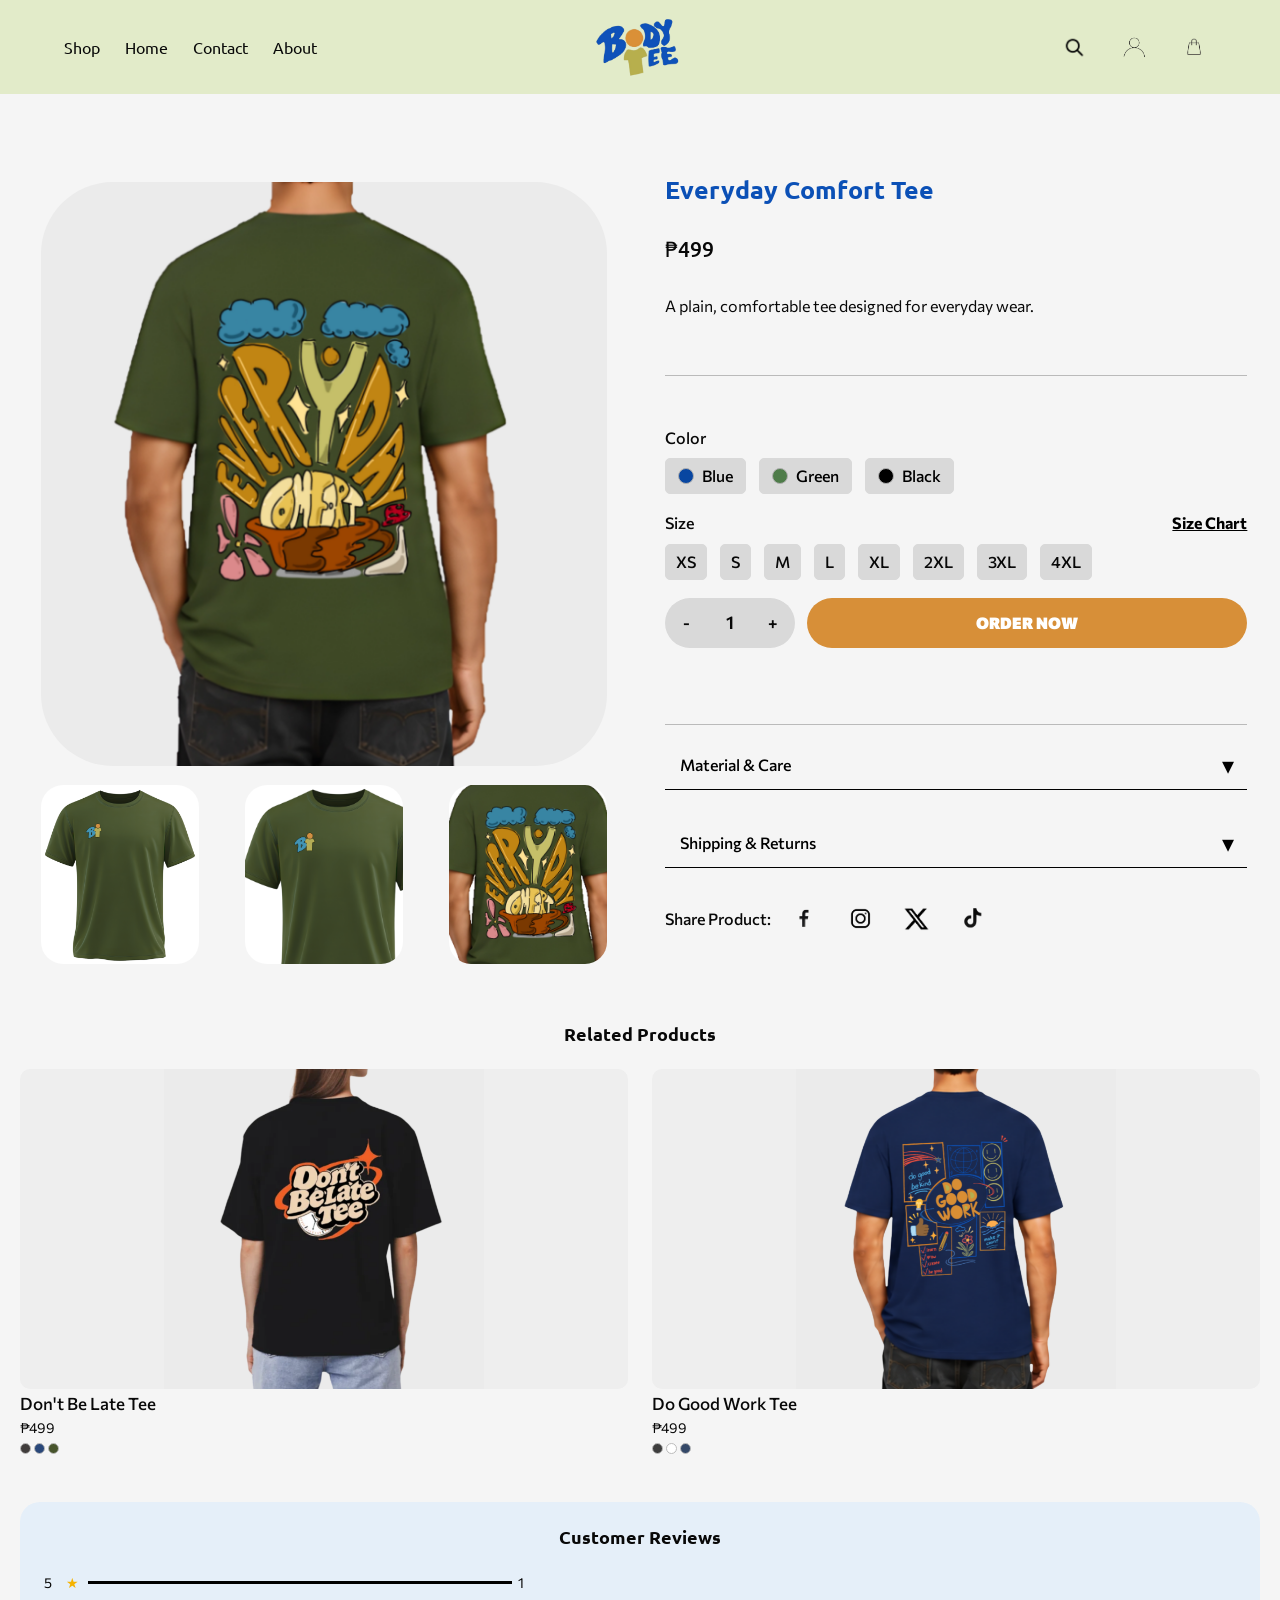
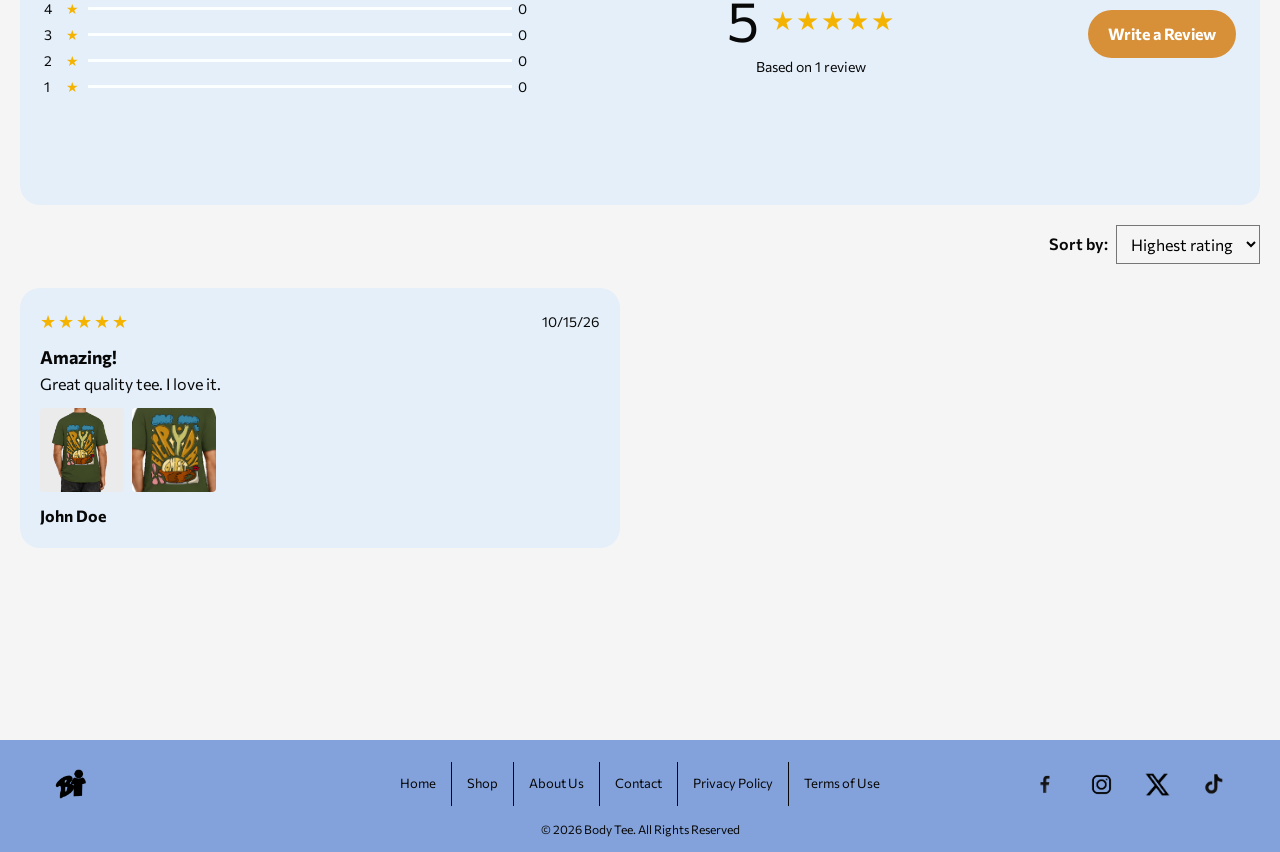
<file: solo-product2.html>
<!DOCTYPE html>
<html lang="en">
<head>
    <meta charset="UTF-8">
    <meta name="viewport" content="width=device-width, initial-scale=1.0">
    <title>Everyday Comfort Tee</title>
    <link rel="preconnect" href="https://fonts.googleapis.com">
    <link rel="preconnect" href="https://fonts.gstatic.com" crossorigin>
    <link href="https://fonts.googleapis.com/css2?family=Commissioner:wght@400;500;600;700&family=Ubuntu:wght@400;500;700&display=swap" rel="stylesheet">
    <link href="https://cdn.jsdelivr.net/npm/bootstrap@5.3.8/dist/css/bootstrap.min.css" rel="stylesheet">
    <link rel="stylesheet" href="solo-product-style.css">

    <!-- stylesheets -->
    <link rel="stylesheet" href="style.css">
    <link rel="stylesheet" href="contact-us.css">
</head>
<body>
               <!-- shared navbar -->
<header class="shared-header">
  <nav class="shared-navbar" aria-label="Primary navigation">

    <div class="shared-nav-links">
      <a href="index.html#shop">Shop</a>
      <a href="index.html">Home</a>
      <a href="contact-us.html">Contact</a>
      <a href="index.html#about-us">About</a>
    </div>

    <a href="index.html" class="shared-nav-logo">
      <img src="plogo-1.png" alt="Body Tee Home">
    </a>

    <div class="shared-nav-icons">
      <button type="button" id="searchButton" aria-label="Search">
        <img src="search-icon.png" alt="">
      </button>
      <button type="button" id="signInButton" aria-label="Account sign in">
        <img src="pfp-icon.png" alt="">
      </button>
      <button type="button" id="cartButton" aria-label="Shopping cart">
        <img src="shop-icon.png" alt="">
      </button>
    </div>

  </nav>
</header>

<!-- search popup -->
<div id="searchPanel" class="search-panel" role="dialog" aria-modal="true" aria-labelledby="searchTitle" hidden>
  <div class="search-panel-content">
    <div class="search-heading">
      <h2 id="searchTitle">Search</h2>
      <button type="button" id="closeSearchButton" class="close-button" aria-label="Close search">&times;</button>
    </div>

    <form id="searchForm">
      <label for="searchInput">Search products</label>
      <div class="search-input-wrapper">
        <input type="search" id="searchInput" class="search-input" name="search" placeholder="What are you looking for?">
        <button type="submit" class="signin-submit">Search</button>
      </div>
      <p id="searchFeedback" class="form-feedback" aria-live="polite"></p>
    </form>
  </div>
</div>

<!-- sign in popup -->
<div id="signInPanel" class="signin-panel" role="dialog" aria-modal="true" aria-labelledby="signInTitle" hidden>
  <div class="signin-panel-content">
    <div class="signin-heading">
      <h2 id="signInTitle">Sign In</h2>
      <button type="button" id="closeSignInButton" class="close-button" aria-label="Close sign in">&times;</button>
    </div>

    <p class="signin-note">Enter your account details below.</p>

    <form id="signInForm">
      <div class="form-group">
        <label for="signInEmail">Email address</label>
        <input type="email" id="signInEmail" name="email" required>
      </div>

      <div class="form-group">
        <label for="signInPassword">Password</label>
        <input type="password" id="signInPassword" name="password" required>
      </div>

      <button type="submit" class="signin-submit">Sign In</button>
      <p id="signInFeedback" class="form-feedback" aria-live="polite"></p>
    </form>
  </div>
</div>


<div class="small-container single-product">
    <!-- product details -->
    <div class="row">
        <div class="product-col">
            <img src="home-shop-everyday-comfort-tee.png" id="product-img" width="100%"
             id="ProductImg" alt="Everyday Comfort Tee">
             <div class="small-img-row">
                <div class="small-img-col">
                    <button type="button" class="thumbnail-button" aria-label="Show Everyday Comfort Tee" aria-pressed="false">
                        <img src="everyday-comfort-green.png" class="small-img" alt="Everyday Comfort Tee">
                    </button>
                </div>
                <div class="small-img-col">
                    <button type="button" class="thumbnail-button" aria-label="Show Everyday Comfort Tee Closeup" aria-pressed="false">
                        <img src="everyday-comfort-green-closeup.png" class="small-img" alt="Everyday Comfort Tee Closeup">
                    </button>
                </div>
                <div class="small-img-col">
                    <button type="button" class="thumbnail-button" aria-label="Show Everyday Comfort Tee Back" aria-pressed="false">
                        <img src="solo-everyday-comfort-tee-back.png" class="small-img" alt="Everyday Comfort Tee Back">
                    </button>
                </div>
            </div>
        </div>
        
        <div class="product-col">
            <h1><b>Everyday Comfort Tee</b></h1><br>
            <h2>₱499</h2><br>
            <p>A plain, comfortable tee designed for everyday wear.</p><br>
            <hr><br>
            <form>

                <!-- color selection -->
                <div class="color-select">
                  <p>Color</p>
                  <label for="blue">
                    <input type="radio" name="color" id="blue" value="Blue">
                    <span class="color-4">Blue</span>
                  </label>
                  <label for="green">
                    <input type="radio" name="color" id="green" value="Green">
                    <span class="color-5">Green</span>
                  </label>
                  <label for="black2">
                    <input type="radio" name="color" id="black2" value="Black2">
                    <span class="color-6">Black</span>
                  </label>
                </div>

                <!-- size selection -->
                <div class="size-select">
                    <div class="size-header">
                      <p>Size</p>
                      <a href="#" id="open-size-chart" class="size-chart-link">Size Chart</a>
                    </div>

                    <label for="extra-small">
                        <input type="radio" name="size" id="extra-small" value="XS">
                        <span>XS</span>
                    </label>
                    <label for="small">
                        <input type="radio" name="size" id="small" value="S">
                        <span>S</span>
                    </label>
                    <label for="medium">
                        <input type="radio" name="size" id="medium" value="M">
                        <span>M</span>
                    </label>
                    <label for="large">
                        <input type="radio" name="size" id="large" value="L">
                        <span>L</span>
                    </label>
                    <label for="x-large">
                        <input type="radio" name="size" id="x-large" value="XL">
                        <span>XL</span>
                    </label>
                    <label for="x-x-large">
                        <input type="radio" name="size" id="x-x-large" value="2XL">
                        <span>2XL</span>
                    </label>
                    <label for="x-x-x-large">
                        <input type="radio" name="size" id="x-x-x-large" value="3XL">
                        <span>3XL</span>
                    </label>
                    <label for="x-x-x-x-large">
                        <input type="radio" name="size" id="x-x-x-x-large" value="4XL">
                        <span>4XL</span>
                    </label>
                </div>   

                <!-- size chart popup -->
                <dialog id="size-chart-modal">
                  <div class="modal-header">
                    <h2><strong>Size Chart</strong></h2>
                    <button type="button" id="close-size-chart">✕</button>
                  </div>
                  <table class="size-table">
                    <thead>
                      <tr>
                        <th>MEASUREMENTS</th>
                        <th>XS</th>
                        <th>S</th>
                        <th>M</th>
                        <th>L</th>
                        <th>XL</th>
                        <th>2XL</th>
                        <th>3XL</th>
                        <th>4XL</th>
                      </tr>
                    </thead>
                    <tbody>
                      <tr><td>CHEST (in)</td><td>32-34</td><td>35-37</td><td>38-40</td><td>41-43</td><td>44-46</td><td>47-49</td><td>50-53</td><td>54-57</td></tr>
                      <tr><td>BODY LENGTH (in)</td><td>26</td><td>27</td><td>28</td><td>29</td><td>30</td><td>31</td><td>32</td><td>33</td></tr>
                      <tr><td>SLEEVE LENGTH (in)</td><td>13.5</td><td>14.1</td><td>14.7</td><td>15.3</td><td>16</td><td>16.6</td><td>17.2</td><td>17.8</td></tr>
                    </tbody>
                    <br><hr>
                  </table>
                </dialog>

              <div class="order-actions">
                <div class="wrapper">
                  <span class="minus" id="qty-minus">-</span>
                  <span class="num" id="qty-num">1</span>
                  <span class="plus" id="qty-plus">+</span>
                </div>
                <button type="button" id="order-now-btn" class="order-btn"><strong>ORDER NOW</strong></button>
              </div><br>

                <p id="order-feedback" class="form-feedback" aria-live="polite"></p>
                
              <hr>

              <!-- Material & Care -->
              <div class="material-care-accordion">
                <button type="button" id="material-care-button" class="accordion__button" aria-expanded="false" aria-controls="material-care-content">Material & Care</button>
                <div id="material-care-content" class="accordion__content" role="region" aria-labelledby="material-care-button" aria-hidden="true">
                  <p> 
                    <b>Material</b><br>
- 100% Organic Cotton<br>
- True to size with relaxed comfort<br><br>

                    <b>Care</b><br>
- Wash inside out, in cold water, on gentle cycle.<br>
- Tumble dry low or let it air dry.<br>
- Do not use Fabric Softeners or Bleach.<br>
- Do not dry clean.<br><br>
                  </p>
                </div>
              </div>

              <!-- Shipping & Returns -->
              <div class="shipping-returns-accordion">
                <button type="button" id="shipping-returns-button" class="accordion__button" aria-expanded="false" aria-controls="shipping-returns-content">Shipping & Returns</button>
                <div id="shipping-returns-content" class="accordion__content" role="region" aria-labelledby="shipping-returns-button" aria-hidden="true">
                  <p>
                    <b>Made to Order:</b> Most of our pieces are printed in small batches when you order them. The lead time is within 2 weeks after ordering.<br><br>
                    <b>Shipping:</b> Free standard shipping on orders of ₱899 or more. Delivery takes 3 to 5 business days. Order tracker is sent via email.<br><br>
                    <b>Returns:</b> Wrong size? Send it back unworn and unwashed within 30 days of delivery and we'll remake it in your size with the same print. You cover the return shipping for a size swap, and we ship the new one free. If item is damaged, send us a photo within 30 days of delivery and we'll remake it or refund you, and we cover the shipping both ways.</p><br>
                </div>
              </div>

              <!-- Share Product -->
              <div class="product-share">
                <span class="product-share-label">Share Product:</span>
                <div class="footer-socials product-share-links" aria-label="Share this product">
                  <a href="https://www.facebook.com/" target="_blank" rel="noopener noreferrer">
                    <img src="fb-icon.png" alt="Facebook">
                  </a>
                  <a href="https://www.instagram.com/" target="_blank" rel="noopener noreferrer">
                    <img src="ig-icon.png" alt="Instagram">
                  </a>
                  <a href="https://x.com/" target="_blank" rel="noopener noreferrer">
                    <img src="xapp-icon.png" alt="X">
                  </a>
                  <a href="https://www.tiktok.com/" target="_blank" rel="noopener noreferrer">
                    <img src="tiktok-icon.png" alt="TikTok">
                  </a>
                </div>
              </div>
            </form>
        </div>
    </div>

    <!-- Related Products -->
    <section id="shop" class="home-shop">

      <h4 class="shop-heading product-section-heading"><b> Related Products </b></h4>

      <div class="container-fluid p-0">
        <div class="row gx-4 gy-0">

            <!-- Product 2 -->
            <div class="col-12 col-md-6 col-lg-4">
                <a href="solo-product1.html" class="shop-card"
                   aria-label="View Don't Be Late Tee">

                    <div class="shop-card-image">
                        <img src="home-shop-dont-be-late-tee.png" alt="Don't Be Late Tee product design">
                    </div>

                    <h3>Don't Be Late Tee</h3>
                    <p>₱499</p>

                    <div class="product-swatches" aria-label="Available colors">
                       <span class="swatch swatch-product2-black"></span>
                        <span class="swatch swatch-product2-blue"></span>
                        <span class="swatch swatch-product2-darkgreen"></span>
                    </div>

                </a>
            </div>

            <!-- Product 3 -->
            <div class="col-12 col-md-6 col-lg-4">
                <a href="solo-product3.html" class="shop-card"
                   aria-label="View Do Good Work Tee">

                    <div class="shop-card-image">
                        <img src="home-shop-do-good-work-tee.png" alt="Do Good Work Tee product design">
                    </div>

                    <h3>Do Good Work Tee</h3>
                    <p>₱499</p>

                    <div class="product-swatches" aria-label="Available colors">
                        <span class="swatch swatch-product3-black"></span>
                        <span class="swatch swatch-product3-white"></span>
                        <span class="swatch swatch-product3-darkblue"></span>
                    </div>

                </a>
            </div>

        </div>
      </div>
    </section>

    <!-- Customer Reviews -->
    <section class="customer-reviews" aria-labelledby="customer-reviews-title">
      <div class="review-summary-box">
        <h2 id="customer-reviews-title" class="product-section-heading">Customer Reviews</h2>

        <div class="review-summary-row">
          <div class="rating-distribution" aria-label="Rating distribution">
            <div class="rating-row" aria-label="1 five-star review">
              <span>5</span><span class="rating-row-star" aria-hidden="true">★</span>
              <span class="rating-track"><span class="rating-track-fill"></span></span><span>1</span>
            </div>
            <div class="rating-row" aria-label="0 four-star reviews">
              <span>4</span><span class="rating-row-star" aria-hidden="true">★</span>
              <span class="rating-track"></span><span>0</span>
            </div>
            <div class="rating-row" aria-label="0 three-star reviews">
              <span>3</span><span class="rating-row-star" aria-hidden="true">★</span>
              <span class="rating-track"></span><span>0</span>
            </div>
            <div class="rating-row" aria-label="0 two-star reviews">
              <span>2</span><span class="rating-row-star" aria-hidden="true">★</span>
              <span class="rating-track"></span><span>0</span>
            </div>
            <div class="rating-row" aria-label="0 one-star reviews">
              <span>1</span><span class="rating-row-star" aria-hidden="true">★</span>
              <span class="rating-track"></span><span>0</span>
            </div>
          </div>

          <div class="review-overall-rating">
            <div class="review-rating-headline">
              <span class="review-rating-number">5</span>
              <span class="review-stars" role="img" aria-label="5 out of 5 stars">★★★★★</span>
            </div>
            <p>Based on 1 review</p>
          </div>

          <button type="button" id="write-review-button" class="write-review-button"><b>Write a Review</b></button>
            <p id="review-feedback" class="form-feedback" aria-live="polite"></p>
        </div>
      </div>

      <div class="review-sort">
        <label for="review-sort-select">Sort by:</label>
        <select id="review-sort-select">
          <option value="highest">Highest rating</option>
          <option value="lowest">Lowest rating</option>
        </select>
      </div>

      <div class="review-list">
        <article class="review-card" data-rating="5" aria-label="5-star review by Jane Doe">
          <div class="review-card-heading">
            <span class="review-stars" role="img" aria-label="5 out of 5 stars">★★★★★</span>
            <time datetime="2026-10-15">10/15/26</time>
          </div>
          <h3><b>Amazing!</b></h3>
          <p>Great quality tee. I love it.</p>
          <div class="review-photos">
            <img src="home-shop-everyday-comfort-tee.png" alt="Review photo">
            <img src="solo-everyday-comfort-tee-back.png" alt="Review photo">
          </div>
          <p class="review-author">John Doe</p>
        </article>
      </div>

    </section>

</div>

<br><br><br><br><br><br><br><br>

<!-- shared footer -->
<footer class="shared-footer">
  <div class="footer-content">

    <a href="index.html" class="shared-footer-logo">
      <img src="slogo-2.png" alt="Body Tee">
    </a>

    <div class="footer-links">
      <a href="index.html">Home</a>
      <a href="index.html#shop">Shop</a>
      <a href="index.html#about-us">About Us</a>
      <a href="contact-us.html">Contact</a>
      <a href="privacy-policy.html">Privacy Policy</a>
      <button type="button" class="coming-soon-link">Terms of Use</button>
    </div>

    <div class="footer-socials">
      <a href="https://www.facebook.com/" target="_blank" rel="noopener noreferrer" aria-label="Body Tee on Facebook">
        <img src="fb-icon.png" alt="">
      </a>
      <a href="https://www.instagram.com/" target="_blank" rel="noopener noreferrer" aria-label="Body Tee on Instagram">
        <img src="ig-icon.png" alt="">
      </a>
      <a href="https://x.com/" target="_blank" rel="noopener noreferrer" aria-label="Body Tee on X">
        <img src="xapp-icon.png" alt="">
      </a>
      <a href="https://www.tiktok.com/" target="_blank" rel="noopener noreferrer" aria-label="Body Tee on TikTok">
        <img src="tiktok-icon.png" alt="">
      </a>
    </div>

  </div>

  <p class="footer-copyright">© 2026 Body Tee. All Rights Reserved</p>
</footer>

<script src="https://cdn.jsdelivr.net/npm/bootstrap@5.3.8/dist/js/bootstrap.bundle.min.js"></script>
<script src="script.js"></script>
<script src="solo-product-script.js"></script>
</body>
</html>
</file>
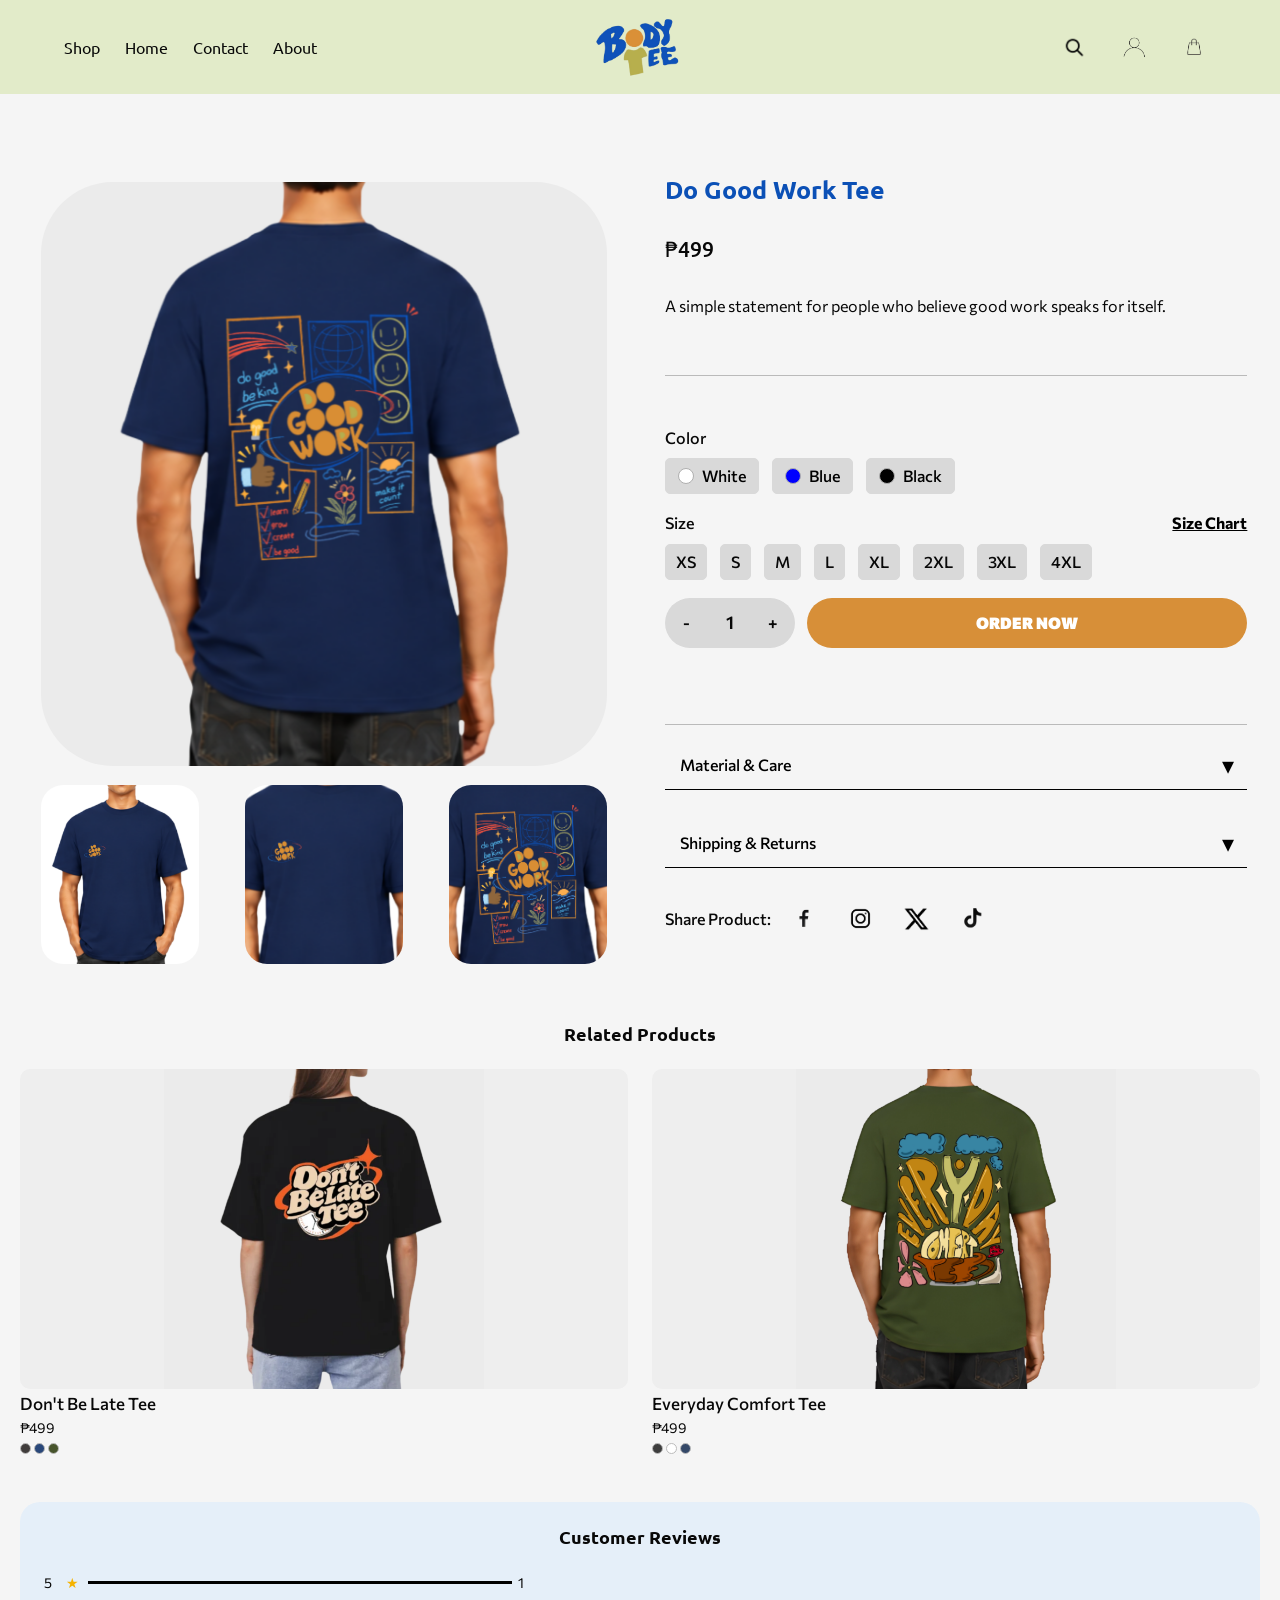
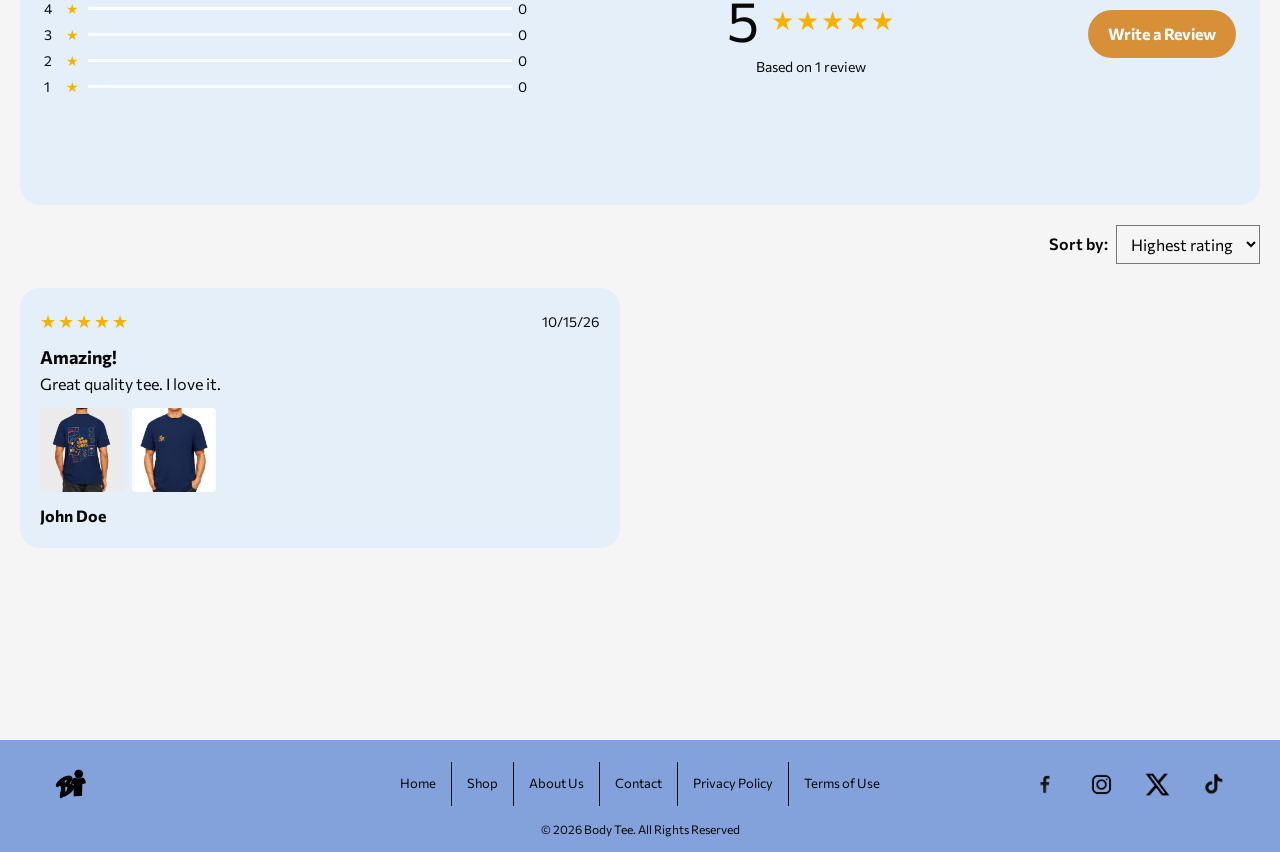
<file: solo-product3.html>
<!DOCTYPE html>
<html lang="en">
<head>
    <meta charset="UTF-8">
    <meta name="viewport" content="width=device-width, initial-scale=1.0">
    <title>Do Good Work Tee</title>
    <link rel="preconnect" href="https://fonts.googleapis.com">
    <link rel="preconnect" href="https://fonts.gstatic.com" crossorigin>
    <link href="https://fonts.googleapis.com/css2?family=Commissioner:wght@400;500;600;700&family=Ubuntu:wght@400;500;700&display=swap" rel="stylesheet">
    <link href="https://cdn.jsdelivr.net/npm/bootstrap@5.3.8/dist/css/bootstrap.min.css" rel="stylesheet">
    <link rel="stylesheet" href="solo-product-style.css">

    <!-- stylesheets -->
    <link rel="stylesheet" href="style.css">
    <link rel="stylesheet" href="contact-us.css">
</head>
<body>
<!-- shared navbar -->
<header class="shared-header">
  <nav class="shared-navbar" aria-label="Primary navigation">

    <div class="shared-nav-links">
      <a href="index.html#shop">Shop</a>
      <a href="index.html">Home</a>
      <a href="contact-us.html">Contact</a>
      <a href="index.html#about-us">About</a>
    </div>

    <a href="index.html" class="shared-nav-logo">
      <img src="plogo-1.png" alt="Body Tee Home">
    </a>

    <div class="shared-nav-icons">
      <button type="button" id="searchButton" aria-label="Search">
        <img src="search-icon.png" alt="">
      </button>
      <button type="button" id="signInButton" aria-label="Account sign in">
        <img src="pfp-icon.png" alt="">
      </button>
      <button type="button" id="cartButton" aria-label="Shopping cart">
        <img src="shop-icon.png" alt="">
      </button>
    </div>

  </nav>
</header>

<!-- search popup -->
<div id="searchPanel" class="search-panel" role="dialog" aria-modal="true" aria-labelledby="searchTitle" hidden>
  <div class="search-panel-content">
    <div class="search-heading">
      <h2 id="searchTitle">Search</h2>
      <button type="button" id="closeSearchButton" class="close-button" aria-label="Close search">&times;</button>
    </div>

    <form id="searchForm">
      <label for="searchInput">Search products</label>
      <div class="search-input-wrapper">
        <input type="search" id="searchInput" class="search-input" name="search" placeholder="What are you looking for?">
        <button type="submit" class="signin-submit">Search</button>
      </div>
      <p id="searchFeedback" class="form-feedback" aria-live="polite"></p>
    </form>
  </div>
</div>

<!-- sign in popup -->
<div id="signInPanel" class="signin-panel" role="dialog" aria-modal="true" aria-labelledby="signInTitle" hidden>
  <div class="signin-panel-content">
    <div class="signin-heading">
      <h2 id="signInTitle">Sign In</h2>
      <button type="button" id="closeSignInButton" class="close-button" aria-label="Close sign in">&times;</button>
    </div>

    <p class="signin-note">Enter your account details below.</p>

    <form id="signInForm">
      <div class="form-group">
        <label for="signInEmail">Email address</label>
        <input type="email" id="signInEmail" name="email" required>
      </div>

      <div class="form-group">
        <label for="signInPassword">Password</label>
        <input type="password" id="signInPassword" name="password" required>
      </div>

      <button type="submit" class="signin-submit">Sign In</button>
      <p id="signInFeedback" class="form-feedback" aria-live="polite"></p>
    </form>
  </div>
</div>

                
<div class="small-container single-product">
    <!-- product details -->
    <div class="row">
        <div class="product-col">
            <img src="home-shop-do-good-work-tee.png" id="product-img" width="100%"
             id="ProductImg" alt="Do Good Work Tee">
             <div class="small-img-row">
                <div class="small-img-col">
                    <button type="button" class="thumbnail-button" aria-label="Show Do Good Work Tee" aria-pressed="false">
                        <img src="do-good-work-tee.png" class="small-img" alt="Do Good Work Tee">
                    </button>
                </div>
                <div class="small-img-col">
                    <button type="button" class="thumbnail-button" aria-label="Show Do Good Work Tee Closeup" aria-pressed="false">
                        <img src="do-good-work-tee-closeup.png" class="small-img" alt="Do Good Work Tee Closeup">
                    </button>
                </div>
                <div class="small-img-col">
                    <button type="button" class="thumbnail-button" aria-label="Show Do Good Work Tee Back" aria-pressed="false">
                        <img src="do-good-work-tee-back.png" class="small-img" alt="Do Good Work Tee Back">
                    </button>
                </div>
            </div>
        </div>
        <div class="product-col">
            <h1><b>Do Good Work Tee</b></h1><br>
            <h2>₱499</h2><br>
            <p>A simple statement for people who believe good work speaks for itself.</p><br>
            <hr><br>
            <form>

                <!-- color selection -->
                <div class="color-select">
                  <p>Color</p>
                  <label for="white2">
                    <input type="radio" name="color" id="white2" value="White2">
                    <span class="color-7">White</span>
                  </label>
                  <label for="blue2">
                    <input type="radio" name="color" id="blue2" value="Blue2">
                    <span class="color-8">Blue</span>
                  </label>
                  <label for="black3">
                    <input type="radio" name="color" id="black3" value="Black3">
                    <span class="color-9">Black</span>
                  </label>
                </div>

                <!-- size selection -->
                <div class="size-select">
                    <div class="size-header">
                      <p>Size</p>
                      <a href="#" id="open-size-chart" class="size-chart-link">Size Chart</a>
                    </div>

                    <label for="extra-small">
                        <input type="radio" name="size" id="extra-small" value="XS">
                        <span>XS</span>
                    </label>
                    <label for="small">
                        <input type="radio" name="size" id="small" value="S">
                        <span>S</span>
                    </label>
                    <label for="medium">
                        <input type="radio" name="size" id="medium" value="M">
                        <span>M</span>
                    </label>
                    <label for="large">
                        <input type="radio" name="size" id="large" value="L">
                        <span>L</span>
                    </label>
                    <label for="x-large">
                        <input type="radio" name="size" id="x-large" value="XL">
                        <span>XL</span>
                    </label>
                    <label for="x-x-large">
                        <input type="radio" name="size" id="x-x-large" value="2XL">
                        <span>2XL</span>
                    </label>
                    <label for="x-x-x-large">
                        <input type="radio" name="size" id="x-x-x-large" value="3XL">
                        <span>3XL</span>
                    </label>
                    <label for="x-x-x-x-large">
                        <input type="radio" name="size" id="x-x-x-x-large" value="4XL">
                        <span>4XL</span>
                    </label>
                </div>   

                <!-- size chart popup -->
                <dialog id="size-chart-modal">
                  <div class="modal-header">
                    <h2><strong>Size Chart</strong></h2>
                    <button type="button" id="close-size-chart">✕</button>
                  </div>
                  <table class="size-table">
                    <thead>
                      <tr>
                        <th>MEASUREMENTS</th>
                        <th>XS</th>
                        <th>S</th>
                        <th>M</th>
                        <th>L</th>
                        <th>XL</th>
                        <th>2XL</th>
                        <th>3XL</th>
                        <th>4XL</th>
                      </tr>
                    </thead>
                    <tbody>
                      <tr><td>CHEST (in)</td><td>32-34</td><td>35-37</td><td>38-40</td><td>41-43</td><td>44-46</td><td>47-49</td><td>50-53</td><td>54-57</td></tr>
                      <tr><td>BODY LENGTH (in)</td><td>26</td><td>27</td><td>28</td><td>29</td><td>30</td><td>31</td><td>32</td><td>33</td></tr>
                      <tr><td>SLEEVE LENGTH (in)</td><td>13.5</td><td>14.1</td><td>14.7</td><td>15.3</td><td>16</td><td>16.6</td><td>17.2</td><td>17.8</td></tr>
                    </tbody>
                    <br><hr>
                  </table>
                </dialog>

              <div class="order-actions">
                <div class="wrapper">
                  <span class="minus" id="qty-minus">-</span>
                  <span class="num" id="qty-num">1</span>
                  <span class="plus" id="qty-plus">+</span>
                </div>
                <button type="button" id="order-now-btn" class="order-btn"><strong>ORDER NOW</strong></button>
              </div><br>

                <p id="order-feedback" class="form-feedback" aria-live="polite"></p>

              <hr>

              <!-- Material & Care -->
              <div class="material-care-accordion">
                <button type="button" id="material-care-button" class="accordion__button" aria-expanded="false" aria-controls="material-care-content">Material & Care</button>
                <div id="material-care-content" class="accordion__content" role="region" aria-labelledby="material-care-button" aria-hidden="true">
                  <p> 
                    <b>Material</b><br>
- 100% Organic Cotton<br>
- True to size with relaxed comfort<br><br>

                    <b>Care</b><br>
- Wash inside out, in cold water, on gentle cycle.<br>
- Tumble dry low or let it air dry.<br>
- Do not use Fabric Softeners or Bleach.<br>
- Do not dry clean.<br><br>
                  </p>
                </div>
              </div>

              <!-- Shipping & Returns -->
              <div class="shipping-returns-accordion">
                <button type="button" id="shipping-returns-button" class="accordion__button" aria-expanded="false" aria-controls="shipping-returns-content">Shipping & Returns</button>
                <div id="shipping-returns-content" class="accordion__content" role="region" aria-labelledby="shipping-returns-button" aria-hidden="true">
                  <p>
                    <b>Made to Order:</b> Most of our pieces are printed in small batches when you order them. The lead time is within 2 weeks after ordering.<br><br>
                    <b>Shipping:</b> Free standard shipping on orders of ₱899 or more. Delivery takes 3 to 5 business days. Order tracker is sent via email.<br><br>
                    <b>Returns:</b> Wrong size? Send it back unworn and unwashed within 30 days of delivery and we'll remake it in your size with the same print. You cover the return shipping for a size swap, and we ship the new one free. If item is damaged, send us a photo within 30 days of delivery and we'll remake it or refund you, and we cover the shipping both ways.</p><br>
                </div>
              </div>

              <!-- Share Product -->
              <div class="product-share">
                <span class="product-share-label">Share Product:</span>
                <div class="footer-socials product-share-links" aria-label="Share this product">
                  <a href="https://www.facebook.com/" target="_blank" rel="noopener noreferrer">
                    <img src="fb-icon.png" alt="Facebook">
                  </a>
                  <a href="https://www.instagram.com/" target="_blank" rel="noopener noreferrer">
                    <img src="ig-icon.png" alt="Instagram">
                  </a>
                  <a href="https://x.com/" target="_blank" rel="noopener noreferrer">
                    <img src="xapp-icon.png" alt="X">
                  </a>
                  <a href="https://www.tiktok.com/" target="_blank" rel="noopener noreferrer">
                    <img src="tiktok-icon.png" alt="TikTok">
                  </a>
                </div>
              </div>
            </form>
        </div>
    </div>

    <!-- Related Products -->
    <section id="shop" class="home-shop">

      <h4 class="shop-heading product-section-heading"><b> Related Products </b></h4>

      <div class="container-fluid p-0">
        <div class="row gx-4 gy-0">

            <!-- Product 2 -->
            <div class="col-12 col-md-6 col-lg-4">
                <a href="solo-product1.html" class="shop-card"
                   aria-label="View Don't Be Late Tee">

                    <div class="shop-card-image">
                        <img src="home-shop-dont-be-late-tee.png" alt="Don't Be Late Tee product design">
                    </div>

                    <h3>Don't Be Late Tee</h3>
                    <p>₱499</p>

                    <div class="product-swatches" aria-label="Available colors">
                       <span class="swatch swatch-product2-black"></span>
                        <span class="swatch swatch-product2-blue"></span>
                        <span class="swatch swatch-product2-darkgreen"></span>
                    </div>

                </a>
            </div>

            <!-- Product 3 -->
            <div class="col-12 col-md-6 col-lg-4">
                <a href="solo-product2.html" class="shop-card"
                   aria-label="View Everyday Comfort Tee">

                    <div class="shop-card-image">
                        <img src="home-shop-everyday-comfort-tee.png" alt="Everyday Comfort Tee product design">
                    </div>

                    <h3>Everyday Comfort Tee</h3>
                    <p>₱499</p>

                    <div class="product-swatches" aria-label="Available colors">
                        <span class="swatch swatch-product3-black"></span>
                        <span class="swatch swatch-product3-white"></span>
                        <span class="swatch swatch-product3-darkblue"></span>
                    </div>

                </a>
            </div>

        </div>
      </div>
    </section>

    <!-- Customer Reviews -->
    <section class="customer-reviews" aria-labelledby="customer-reviews-title">
      <div class="review-summary-box">
        <h2 id="customer-reviews-title" class="product-section-heading">Customer Reviews</h2>

        <div class="review-summary-row">
          <div class="rating-distribution" aria-label="Rating distribution">
            <div class="rating-row" aria-label="1 five-star review">
              <span>5</span><span class="rating-row-star" aria-hidden="true">★</span>
              <span class="rating-track"><span class="rating-track-fill"></span></span><span>1</span>
            </div>
            <div class="rating-row" aria-label="0 four-star reviews">
              <span>4</span><span class="rating-row-star" aria-hidden="true">★</span>
              <span class="rating-track"></span><span>0</span>
            </div>
            <div class="rating-row" aria-label="0 three-star reviews">
              <span>3</span><span class="rating-row-star" aria-hidden="true">★</span>
              <span class="rating-track"></span><span>0</span>
            </div>
            <div class="rating-row" aria-label="0 two-star reviews">
              <span>2</span><span class="rating-row-star" aria-hidden="true">★</span>
              <span class="rating-track"></span><span>0</span>
            </div>
            <div class="rating-row" aria-label="0 one-star reviews">
              <span>1</span><span class="rating-row-star" aria-hidden="true">★</span>
              <span class="rating-track"></span><span>0</span>
            </div>
          </div>

          <div class="review-overall-rating">
            <div class="review-rating-headline">
              <span class="review-rating-number">5</span>
              <span class="review-stars" role="img" aria-label="5 out of 5 stars">★★★★★</span>
            </div>
            <p>Based on 1 review</p>
          </div>

          <button type="button" id="write-review-button" class="write-review-button"><b>Write a Review</b></button>
            <p id="review-feedback" class="form-feedback" aria-live="polite"></p>
        </div>
      </div>

      <div class="review-sort">
        <label for="review-sort-select">Sort by:</label>
        <select id="review-sort-select">
          <option value="highest">Highest rating</option>
          <option value="lowest">Lowest rating</option>
        </select>
      </div>

      <div class="review-list">
        <article class="review-card" data-rating="5" aria-label="5-star review by Jane Doe">
          <div class="review-card-heading">
            <span class="review-stars" role="img" aria-label="5 out of 5 stars">★★★★★</span>
            <time datetime="2026-10-15">10/15/26</time>
          </div>
          <h3><b>Amazing!</b></h3>
          <p>Great quality tee. I love it.</p>
          <div class="review-photos">
            <img src="home-shop-do-good-work-tee.png" alt="Review photo">
            <img src="do-good-work-tee.png" alt="Review photo">
          </div>
          <p class="review-author">John Doe</p>
        </article>
      </div>

    </section>

</div>

<br><br><br><br><br><br><br><br>

<!-- shared footer -->
<footer class="shared-footer">
  <div class="footer-content">

    <a href="index.html" class="shared-footer-logo">
      <img src="slogo-2.png" alt="Body Tee">
    </a>

    <div class="footer-links">
      <a href="index.html">Home</a>
      <a href="index.html#shop">Shop</a>
      <a href="index.html#about-us">About Us</a>
      <a href="contact-us.html">Contact</a>
      <a href="privacy-policy.html">Privacy Policy</a>
      <button type="button" class="coming-soon-link">Terms of Use</button>
    </div>

    <div class="footer-socials">
      <a href="https://www.facebook.com/" target="_blank" rel="noopener noreferrer" aria-label="Body Tee on Facebook">
        <img src="fb-icon.png" alt="">
      </a>
      <a href="https://www.instagram.com/" target="_blank" rel="noopener noreferrer" aria-label="Body Tee on Instagram">
        <img src="ig-icon.png" alt="">
      </a>
      <a href="https://x.com/" target="_blank" rel="noopener noreferrer" aria-label="Body Tee on X">
        <img src="xapp-icon.png" alt="">
      </a>
      <a href="https://www.tiktok.com/" target="_blank" rel="noopener noreferrer" aria-label="Body Tee on TikTok">
        <img src="tiktok-icon.png" alt="">
      </a>
    </div>

  </div>

  <p class="footer-copyright">© 2026 Body Tee. All Rights Reserved</p>
</footer>

<script src="https://cdn.jsdelivr.net/npm/bootstrap@5.3.8/dist/js/bootstrap.bundle.min.js"></script>
<script src="script.js"></script>
<script src="solo-product-script.js"></script>
</body>
</html>
</file>
<file: style.css>
/* shared stylesheet for body tee */

*, *::before, *::after {
    box-sizing: border-box;
}

html {
    scroll-behavior: smooth;
}

body {
    width: 100%;
    margin: 0;
    padding: 0;
    overflow-x: hidden;
    background-color: #F5F0E6;
    color: #0F52BA;
    font-family: "Commissioner", sans-serif;
}

a {
    color: inherit;
    text-decoration: none;
}

img,
svg {
    max-width: 100%;
}

/* skip link */
.skip-link {
    position: absolute;
    top: 10px;
    left: 10px;
    z-index: 9999;
    padding: 10px 15px;
    background-color: #FFFFFF;
    color: #080808;
    transform: translateY(-150%);
}

.skip-link:focus {
    transform: translateY(0);
}

/* keyboard focus visibility */
a:focus-visible,
button:focus-visible,
input:focus-visible,
textarea:focus-visible,
select:focus-visible {
    outline: 3px solid #D99036;
    outline-offset: 3px;
}

/* keep hidden panels hidden */
[hidden] {
    display: none !important;
}

.site-header {
    width: 100%;
    background-color: #F5F0E6;
}

.site-header .navbar {
    min-height: 100px;
    padding: 20px 50px;
}

.site-header .container-fluid {
    display: grid;
    grid-template-columns: 1fr auto 1fr;
    align-items: center;
    width: 100%;
    max-width: none;
    margin: 0;
}

.nav-left {
    display: flex;
    align-items: center;
    gap: 38px;
    justify-self: start;
}

.nav-link {
    color: #0F52BA;
    font-family: "Ubuntu", sans-serif;
    font-size: 16px;
    font-weight: 500;
    padding: 8px 0;
    transition: color 0.2s ease;
}

.nav-link:hover {
    color: #D99036;
}

.nav-logo {
    display: flex;
    align-items: center;
    justify-content: center;
}

.logo-image {
    display: block;
    width: 155px;
    height: auto;
}

.nav-right {
    display: flex;
    align-items: center;
    justify-self: end;
    gap: 22px;
}

.nav-icon-button {
    display: flex;
    align-items: center;
    justify-content: center;
    min-width: 44px;
    min-height: 44px;
    width: 44px;
    height: 44px;
    padding: 7px;
    background: none;
    border: 0;
    cursor: pointer;
}

.nav-icon-button img {
    width: 25px;
    height: 25px;
    object-fit: contain;
}

.nav-icon-button:hover img {
    opacity: 0.7;
}

.shared-header {
    width: 100%;
    max-width: none;
    margin: 0;
    background-color: transparent;
}

.shared-navbar {
    position: relative;
    display: grid;
    grid-template-columns: 1fr auto 1fr;
    align-items: center;
    min-height: 94px;
    padding: 12px 5%;
    background-color: #E2EBC9;
}

.shared-nav-links {
    display: flex;
    align-items: center;
    gap: 25px;
}

.shared-nav-links a {
    display: inline-flex;
    align-items: center;
    justify-content: center;
    min-height: 44px;
    color: #080808;
    font-family: "Ubuntu", sans-serif;
    font-size: 16px;
    font-weight: 400;
    text-decoration: none;
    transition: opacity 0.2s ease;
}

.shared-nav-links a:hover {
    opacity: 0.65;
}

.shared-nav-links a.active {
    font-weight: 700;
    text-decoration: underline;
    text-underline-offset: 4px;
}

.shared-nav-logo {
    display: flex;
    align-items: center;
    justify-content: center;
}

.shared-nav-logo img {
    display: block;
    width: 100px;
    height: 66px;
    object-fit: contain;
}

.shared-nav-icons {
    display: flex;
    justify-content: flex-end;
    align-items: center;
    gap: 16px;
}

.shared-nav-icons button {
    display: flex;
    align-items: center;
    justify-content: center;
    width: 44px;
    height: 44px;
    flex-shrink: 0;
    padding: 0;
    border: none;
    background: transparent;
    cursor: pointer;
}

.shared-nav-icons img {
    display: block;
    width: 25px;
    height: 25px;
    object-fit: contain;
}

.search-panel {
    position: fixed;
    inset: 0;
    z-index: 1050;
    background-color: rgba(245, 240, 230, 0.97);
    overflow-y: auto;
    overscroll-behavior: contain;
}

.search-panel-content {
    box-sizing: border-box;
    width: min(700px, 90%);
    max-width: 100%;
    margin: 0 auto;
    padding: 70px 0;
}

.search-heading {
    display: flex;
    align-items: center;
    justify-content: space-between;
    margin-bottom: 35px;
}

.search-heading h2 {
    margin: 0;
    color: #0F52BA;
    font-family: "Ubuntu", sans-serif;
    font-size: 36px;
}

.close-button {
    min-width: 44px;
    min-height: 44px;
    border: 0;
    background: transparent;
    color: #0F52BA;
    font-size: 36px;
    line-height: 1;
    cursor: pointer;
}

.close-button:hover {
    color: #D99036;
}

.search-panel label {
    display: block;
    margin-bottom: 8px;
    color: #0F52BA;
    font-family: "Ubuntu", sans-serif;
    font-size: 16px;
    font-weight: 600;
}

.search-input-wrapper {
    display: flex;
    align-items: center;
    gap: 12px;
    border-bottom: 2px solid #0F52BA;
    padding: 12px 0;
}

.search-input-wrapper img {
    width: 24px;
    height: 24px;
}

.search-input {
    flex: 1;
    min-height: 44px;
    border: 0;
    outline: 0;
    background: transparent;
    color: #0F52BA;
    font-family: "Commissioner", sans-serif;
    font-size: 16px;
}

.search-input::placeholder {
    color: #0F52BA;
    opacity: 0.7;
}

.search-input-wrapper .signin-submit {
    width: auto;
    min-height: 44px;
    padding: 10px 20px;
    white-space: nowrap;
}

.recent-searches {
    margin-top: 45px;
}

.recent-searches h3 {
    margin-bottom: 20px;
    color: #0F52BA;
    font-family: "Ubuntu", sans-serif;
    font-size: 20px;
}

.recent-search-item {
    padding: 16px 0;
    border-bottom: 1px solid rgba(15, 82, 186, 0.35);
    color: #0F52BA;
    font-size: 16px;
}

.signin-panel {
    position: fixed;
    inset: 0;
    z-index: 1050;
    display: flex;
    align-items: center;
    justify-content: center;
    padding: 20px;
    background-color: rgba(245, 240, 230, 0.97);
    overflow-y: auto;
    overscroll-behavior: contain;
}

.signin-panel-content {
    box-sizing: border-box;
    width: min(430px, 100%);
    max-width: 100%;
    padding: 45px;
    border: 2px solid #0F52BA;
    background-color: #F5F0E6;
}

.signin-heading {
    display: flex;
    align-items: center;
    justify-content: space-between;
    margin-bottom: 30px;
}

.signin-heading h2 {
    margin: 0;
    color: #0F52BA;
    font-family: "Ubuntu", sans-serif;
    font-size: 32px;
}

.form-group {
    margin-bottom: 22px;
}

.form-group label,
.signin-panel label {
    display: block;
    margin-bottom: 8px;
    color: #0F52BA;
    font-family: "Ubuntu", sans-serif;
    font-size: 16px;
    font-weight: 600;
}

.form-group input,
.signin-panel input {
    width: 100%;
    min-height: 44px;
    box-sizing: border-box;
    padding: 12px;
    border: 1px solid #0F52BA;
    background-color: #F5F0E6;
    color: #0F52BA;
    font-family: "Commissioner", sans-serif;
    font-size: 16px;
}

.signin-submit {
    width: 100%;
    min-height: 44px;
    padding: 13px;
    border: 0;
    background-color: #0F52BA;
    color: #F5F0E6;
    font-family: "Ubuntu", sans-serif;
    font-weight: 600;
    cursor: pointer;
}

.signin-submit:hover {
    background-color: #D99036;
}

.signin-note {
    margin: 0 0 20px;
    color: #0F52BA;
    font-size: 14px;
}

.form-feedback {
    min-height: 24px;
    margin-top: 12px;
    color: #0F52BA;
    font-size: 14px;
    line-height: 1.5;
}


.site-footer {
    background-color: #0F52BA;
    color: #F5F0E6;
    margin-top: 0;
}

.footer-container {
    width: 100%;
    max-width: none;
    margin: 0;
    padding: 55px 60px;
    display: grid;
    grid-template-columns: 1fr 1fr 1fr;
    align-items: center;
    gap: 40px;
}

.footer-brand {
    justify-self: start;
}

.footer-logo {
    width: 150px;
    height: auto;
    display: block;
}

.footer-nav {
    display: flex;
    flex-wrap: wrap;
    justify-content: center;
    gap: 18px 28px;
}

.footer-nav a {
    color: #F5F0E6;
    font-family: "Ubuntu", sans-serif;
    font-size: 14px;
    transition: color 0.2s ease;
}

.footer-nav a:hover {
    color: #D99036;
}

.footer-social {
    display: flex;
    justify-content: flex-end;
    align-items: center;
    gap: 18px;
}

.footer-social a {
    display: flex;
    align-items: center;
    justify-content: center;
    width: 35px;
    height: 35px;
}

.footer-social img {
    width: 23px;
    height: 23px;
    object-fit: contain;
}

.footer-bottom {
    padding: 18px 30px;
    border-top: 1px solid rgba(245, 240, 230, 0.3);
    text-align: center;
}

.footer-bottom p {
    margin: 0;
    color: #F5F0E6;
    font-size: 12px;
}

.shared-footer {
    width: 100%;
    max-width: none;
    margin: 0;
    padding: 20px 3.5% 14px;
    background-color: #83A2DB;
    color: #080808;
}

.footer-content {
    display: grid;
    grid-template-columns: 1fr auto 1fr;
    align-items: center;
    gap: 20px;
}

.shared-footer-logo {
    display: flex;
    align-items: center;
    justify-content: flex-start;
}

.shared-footer-logo img {
    display: block;
    width: 52px;
    height: 48px;
    object-fit: contain;
}

.footer-links {
    display: flex;
    align-items: center;
    justify-content: center;
    flex-wrap: wrap;
}

.footer-links a,
.footer-links button {
    display: inline-flex;
    align-items: center;
    justify-content: center;
    min-height: 44px;
    padding: 0 15px;
    border: none;
    border-right: 1px solid #080808;
    background: transparent;
    color: #080808;
    font-family: "Commissioner", sans-serif;
    font-size: 13px;
    line-height: 1.5;
    text-decoration: none;
    white-space: nowrap;
}

.footer-links a:hover,
.footer-links button:hover {
    text-decoration: underline;
    text-underline-offset: 3px;
}

.footer-links a:last-of-type {
    border-right: 1px solid #080808;
}

.footer-links button {
    border-right: none;
    cursor: pointer;
}

.footer-socials {
    display: flex;
    align-items: center;
    justify-content: flex-end;
    gap: 12px;
}

.footer-socials a {
    display: flex;
    align-items: center;
    justify-content: center;
    width: 44px;
    height: 44px;
    flex-shrink: 0;
}

.footer-socials img {
    display: block;
    width: 27px;
    height: 27px;
    object-fit: contain;
}

.footer-copyright {
    margin: 12px 0 0;
    color: #080808;
    font-family: "Commissioner", sans-serif;
    font-size: 12px;
    text-align: center;
}

@media (max-width: 900px) {
    .site-header .navbar {
        padding: 20px 25px;
    }

    .nav-left {
        gap: 18px;
    }

    .nav-link {
        font-size: 14px;
    }

    .logo-image {
        width: 125px;
    }

    .nav-right {
        gap: 10px;
    }

    .footer-container {
        grid-template-columns: 1fr;
        text-align: center;
    }

    .footer-brand,
    .footer-social {
        justify-self: center;
    }

    .footer-social {
        justify-content: center;
    }

    .shared-navbar {
        min-height: 82px;
        padding: 12px 3%;
    }

    .shared-nav-links {
        gap: 15px;
    }

    .shared-nav-links a {
        font-size: 14px;
    }

    .shared-nav-logo img {
        width: 85px;
    }

    .shared-nav-icons {
        gap: 10px;
    }

    .footer-content {
        grid-template-columns: auto 1fr;
        row-gap: 18px;
    }

    .shared-footer-logo {
        grid-column: 1;
        grid-row: 1;
    }

    .footer-links {
        grid-column: 2;
        grid-row: 1;
    }

    .footer-socials {
        grid-column: 1 / -1;
        grid-row: 2;
        justify-content: center;
    }
}

@media (max-width: 600px) {
    .site-header .navbar {
        padding: 15px 18px;
    }

    .site-header .container-fluid {
        grid-template-columns: auto 1fr auto;
    }

    .nav-left {
        gap: 12px;
    }

    .nav-left .nav-link:nth-child(1),
    .nav-left .nav-link:nth-child(2) {
        display: none;
    }

    .logo-image {
        width: 105px;
    }

    .nav-right {
        gap: 4px;
    }

    .nav-icon-button img {
        width: 21px;
        height: 21px;
    }

    .footer-container {
        padding: 40px 25px;
    }

    .footer-nav {
        flex-direction: column;
        gap: 12px;
    }

    .signin-panel-content {
        padding: 28px 22px;
    }

    .search-panel-content {
        padding: 45px 0;
    }

    .search-input-wrapper {
        flex-wrap: wrap;
    }

    .search-input-wrapper .search-input {
        min-width: 0;
    }

    .shared-header,
    .shared-footer {
        width: 100%;
    }

    .shared-navbar {
        grid-template-columns: 1fr auto;
        min-height: auto;
        padding: 12px 5%;
        row-gap: 10px;
    }

    .shared-nav-logo {
        grid-column: 1;
        grid-row: 1;
        justify-content: flex-start;
    }

    .shared-nav-logo img {
        width: 75px;
        height: 48px;
    }

    .shared-nav-icons {
        grid-column: 2;
        grid-row: 1;
    }

    .shared-nav-icons img {
        width: 22px;
        height: 22px;
    }

    .shared-nav-links {
        grid-column: 1 / -1;
        grid-row: 2;
        justify-content: center;
        flex-wrap: wrap;
        gap: 4px 12px;
        padding: 6px 0 2px;
    }

    .shared-nav-links a {
        padding: 0 3px;
        font-size: 13px;
    }

    .footer-content {
        display: flex;
        flex-direction: column;
        gap: 18px;
    }

    .shared-footer-logo {
        justify-content: center;
    }

    .footer-links {
        gap: 4px;
    }

    .footer-links a,
    .footer-links button {
        padding: 0 7px;
        font-size: 14px;
    }

    .footer-socials {
        justify-content: center;
    }

    .footer-socials img {
        width: 25px;
        height: 25px;
    }

    .footer-copyright {
        margin-top: 18px;
        font-size: 13px;
    }
}
</file>
<file: home.css>
/* body tee homepage css */

:root {
    --green: #e4edca;
    --cream: #fff6ce;
    --blue: #0756bd;
    --black: #111111;
    --white: #ffffff;
    --gray: #eeeeee;
    --dark-gray: #777777;
}

*, *::before, *::after {
    box-sizing: border-box;
}

.home-page {
    margin: 0;
    color: var(--black);
    background-color: var(--white);
    font-family: "Commissioner", sans-serif;
    font-size: 14px;
}

.home-page h1,
.home-page h2,
.home-page h3 {
    font-family: "Ubuntu", sans-serif;
}

.home-page img {
    max-width: 100%;
}

.home-page a {
    color: inherit;
}

.home-page button {
    font-family: inherit;
    cursor: pointer;
}

.home-page button:focus-visible,
.home-page a:focus-visible,
.home-page input:focus-visible {
    outline: 3px solid #D99036;
    outline-offset: 3px;
}

/* skip link */
.skip-link {
    position: absolute;
    left: 10px;
    top: -100px;
    z-index: 9999;
    padding: 10px 15px;
    background: var(--black);
    color: var(--white) !important;
}

.skip-link:focus {
    top: 10px;
}

/* navbar shadow */
.home-page .shared-header {
    position: relative;
    z-index: 20;
    box-shadow: 0 8px 10px rgba(0, 0, 0, 0.12);
}

/* hero section */
.home-page .home-hero {
    width: 100%;
    min-height: 300px;
    margin: 0;
    padding: 0 0 0 30px;
    background-color: var(--green);
    display: grid;
    grid-template-columns: 42% 58%;
    align-items: stretch;
    text-align: left;
    overflow: hidden;
}

.home-page .hero-copy {
    display: flex;
    flex-direction: column;
    justify-content: center;
    align-items: flex-start;
    padding: 20px 25px 20px 0;
}

.home-page .hero-eyebrow {
    display: block;
    font-size: 24px;
    font-weight: 400;
    margin-bottom: 17px;
}

.home-page .hero-copy h1 {
    width: 100%;
    color: var(--blue);
    font-family: "Ubuntu", sans-serif;
    font-size: clamp(30px, 4.4vw, 56px);
    font-weight: 700;
    line-height: 1.08;
    margin: 0;
}

/* line under hero title */
.home-page .hero-copy h1::after {
    content: "";
    display: block;
    width: 90%;
    height: 2px;
    background-color: #68794e;
    margin-top: 15px;
    margin-bottom: 20px;
}

.home-page .hero-copy p {
    max-width: 340px;
    margin: 0;
    font-family: "Commissioner", sans-serif;
    font-size: 16px;
    line-height: 1.4;
    font-weight: 400;
}

.home-page .hero-image {
    width: 100%;
    height: 480px;
    overflow: hidden;
    align-self: stretch;
}

.home-page .hero-image img {
    display: block;
    width: 100%;
    height: 100%;
    object-fit: cover;
    object-position: center;
}

/* shop section */
.home-page .home-shop {
    background-color: var(--white);
    padding: 30px 23px 60px;
    margin: 0;
    text-align: center;
}

.home-page .shop-heading {
    color: #000000;
    font-family: "Commissioner", sans-serif;
    font-size: 20px;
    font-weight: 500;
    text-align: center;
    line-height: 1;
    border-bottom: 1px solid #d4d4d4;
    margin: 0 0 15px;
    padding-bottom: 5px;
}

.home-page .home-shop .row {
    display: grid;
    grid-template-columns: repeat(3, minmax(0, 1fr));
    gap: 24px;
    margin: 0;
}

.home-page .home-shop .row > div[class*="col-"] {
    width: 100%;
    max-width: 100%;
    padding: 0;
}

.home-page .shop-card {
    display: block;
    width: 60%;
    height: auto;
    margin: 0 auto;
    color: var(--black);
    text-decoration: none;
    text-align: left;
}

.home-page .shop-card-image {
    width: 100%;
    aspect-ratio: 1 / 1;
    max-height: 320px;
    border-radius: 10px;
    background-color: var(--gray);
    display: flex;
    justify-content: center;
    align-items: center;
    overflow: hidden;
}

.home-page .shop-card-image img {
    display: block;
    width: 250%;
    height: 250%;
    object-fit: contain;
    object-position: center;
}

.home-page .shop-card h3 {
    margin-top: 5px;
    margin-bottom: 3px;
    font-size: 17px;
    font-weight: 500;
    text-align: left;
}

.home-page .shop-card p {
    font-size: 14px;
    margin-bottom: 5px;
    text-align: left;
}

/* color swatches */
.home-page .product-swatches {
    display: flex;
    align-items: center;
    gap: 3px;
    margin-top: 3px;
}

.home-page .swatch {
    display: inline-block;
    width: 11px;
    height: 11px;
    border-radius: 50%;
    border: 1px solid #bcbcbc;
    flex-shrink: 0;
}

.home-page .swatch-product1-black { background-color: #000000; }
.home-page .swatch-product1-white { background-color: #ffffff; }
.home-page .swatch-product1-red { background-color: #6F0000; }

.home-page .swatch-product2-black { background-color: #403c3b; }
.home-page .swatch-product2-blue { background-color: #294779; }
.home-page .swatch-product2-darkgreen { background-color: #47542c; }

.home-page .swatch-product3-black { background-color: #3d3d3d; }
.home-page .swatch-product3-white { background-color: #ffffff; }
.home-page .swatch-product3-darkblue { background-color: #344868; }

.home-page .shop-card:hover h3 {
    text-decoration: underline;
}

/* about banner */
.home-page .home-about-banner {
    width: 100%;
    margin: 0;
    padding: 0 0 30px;
    position: relative;
    line-height: 0;
}

.home-page .home-about-banner img {
    display: block;
    width: 100%;
    height: auto;
}

.home-page .home-about-overlay-text {
    position: absolute;
    top: 0;
    right: 0;
    width: 31%;
    height: 100%;
    z-index: 2;
    display: flex;
    align-items: center;
    justify-content: center;
    padding: 25px 2%;
    line-height: normal;
}

.home-page .home-about-overlay-text p {
    font-family: "Commissioner", sans-serif;
    font-size: 25px;
    line-height: 1.15;
    font-weight: 400;
    color: var(--black);
    margin: 0;
}

/* about us section */
.home-page .home-about-section {
    width: 100%;
    padding: 24px 32px 30px 5%;
    margin: 0;
    background-color: var(--white);
}

.home-page .home-about-content {
    width: 100%;
    max-width: 100%;
    margin: 0 auto;
    text-align: left;
}

.home-page .home-about-content h2 {
    display: flex;
    align-items: center;
    gap: 18px;
    font-family: "Commissioner", sans-serif;
    font-size: 30px;
    font-weight: 500;
    margin: 0 0 12px;
    white-space: nowrap;
}

/* line next to about us heading */
.home-page .home-about-content h2::after {
    content: "";
    display: block;
    flex: 1;
    height: 1px;
    background-color: #888888;
}

.home-page .home-about-content p {
    font-size: 18px;
    line-height: 1.6;
    margin-bottom: 10px;
}

/* mobile layout */
@media screen and (max-width: 600px) {
    .home-page #main-content {
        width: 100%;
    }

    .home-page .home-hero {
        display: grid;
        grid-template-columns: 45% 55%;
        width: 100%;
        min-height: 0;
        padding: 0 0 0 12px;
        align-items: center;
        overflow: hidden;
        background-color: var(--green);
    }

    .home-page .hero-copy {
        display: flex;
        flex-direction: column;
        justify-content: center;
        align-items: flex-start;
        padding: 10px 8px 10px 0;
    }

    .home-page .hero-eyebrow {
        font-size: 10px;
        margin-bottom: 2px;
    }

    .home-page .hero-copy h1 {
        font-size: 15px;
        line-height: 1.15;
        margin-bottom: 2px;
    }

    .home-page .hero-copy h1::after {
        width: 70%;
        height: 1px;
        margin-top: 8px;
        margin-bottom: 5px;
    }

    .home-page .hero-copy p {
        font-size: 8px;
        line-height: 1.4;
        max-width: 100%;
        margin: 0;
    }

    .home-page .hero-image {
        width: 100%;
        height: 190px;
        overflow: hidden;
    }

    .home-page .hero-image img {
        display: block;
        width: 100%;
        height: 100%;
        object-fit: cover;
    }

    .home-page .home-shop {
        padding: 25px 12px 40px;
    }

    .home-page .shop-heading {
        font-size: 19px;
        margin-bottom: 20px;
    }

    .home-page .home-shop .row {
        display: grid;
        grid-template-columns: repeat(3, minmax(0, 1fr));
        gap: 8px;
        margin: 0;
    }

    .home-page .home-shop .row > div[class*="col-"] {
        width: 100%;
        max-width: 100%;
        padding: 0;
    }

    .home-page .shop-card {
        display: block;
        width: 100%;
        margin: 0;
    }

    .home-page .shop-card-image {
        width: 100%;
        aspect-ratio: 1 / 1;
    }

    .home-page .shop-card h3 {
        font-size: 11px;
        line-height: 1.3;
    }

    .home-page .shop-card p {
        font-size: 11px;
    }

    .home-page .home-about-banner {
        position: relative;
        width: 100%;
        padding-bottom: 15px;
        line-height: 0;
    }

    .home-page .home-about-banner img {
        display: block;
        width: 100%;
        height: auto;
    }

    .home-page .home-about-overlay-text {
        position: absolute;
        top: 0;
        right: 0;
        width: 31%;
        height: 100%;
        padding: 5px;
        display: flex;
        align-items: center;
        justify-content: center;
        background-color: transparent;
        z-index: 2;
        line-height: normal;
    }

    .home-page .home-about-overlay-text p {
        font-size: 9px;
        line-height: 1.2;
        margin: 0;
    }

    .home-page .home-about-section {
        padding: 18px 15px 25px;
    }

    .home-page .home-about-content h2 {
        font-size: 20px;
        gap: 10px;
        margin-bottom: 8px;
    }

    .home-page .home-about-content p {
        font-size: 13px;
        line-height: 1.5;
    }

    .home-page .home-footer-banner img {
        display: block;
        width: 100%;
        height: auto;
    }
}

/* tablet layout */
@media screen and (min-width: 601px) and (max-width: 900px) {
    .home-page .home-hero {
        display: grid;
        grid-template-columns: 42% 58%;
        align-items: center;
        min-height: 0;
        height: auto;
        padding: 0 0 0 22px;
        overflow: hidden;
    }

    .home-page .hero-copy {
        padding: 20px 15px 20px 0;
    }

    .home-page .hero-eyebrow {
        font-size: 20px;
        margin-bottom: 12px;
    }

    .home-page .hero-copy h1 {
        font-size: clamp(32px, 4.5vw, 42px);
        line-height: 1.1;
    }

    .home-page .hero-copy h1::after {
        margin-top: 12px;
        margin-bottom: 15px;
    }

    .home-page .hero-copy p {
        font-size: 14px;
        line-height: 1.45;
    }

    .home-page .hero-image {
        width: 100%;
        height: auto;
        min-height: 0;
        align-self: center;
        overflow: hidden;
    }

    .home-page .hero-image img {
        display: block;
        width: 100%;
        height: auto;
        object-fit: contain;
        object-position: center;
    }

    .home-page .home-shop {
        padding: 28px 20px 45px;
    }

    .home-page .shop-heading {
        font-size: 19px;
    }

    .home-page .home-shop .row {
        display: grid;
        grid-template-columns: repeat(3, minmax(0, 1fr));
        gap: 18px;
        margin: 0;
    }

    .home-page .home-shop .row > div[class*="col-"] {
        width: 100%;
        max-width: 100%;
        padding: 0;
    }

    .home-page .shop-card {
        width: 85%;
    }

    .home-page .shop-card h3 {
        font-size: 15px;
        line-height: 1.3;
    }

    .home-page .shop-card p {
        font-size: 13px;
    }

    .home-page .home-about-overlay-text {
        width: 31%;
        padding: 15px;
    }

    .home-page .home-about-overlay-text p {
        font-size: 18px;
        line-height: 1.3;
    }

    .home-page .home-about-section {
        padding: 24px 5% 30px;
    }

    .home-page .home-about-content h2 {
        font-size: 27px;
    }

    .home-page .home-about-content p {
        font-size: 16px;
        line-height: 1.6;
    }
}


@media screen and (max-width: 600px) {

    .home-page .home-about-overlay-text p {
        text-align: justify !important;
        text-align-last: justify;
    }

    .home-page .home-about-content p {
        text-align: justify !important;
        text-align-last: justify;
    }

}
</file>
<file: contact-us.css>
/* contact us page styles */

body {
    background-color: #F5F5F5;
    color: #080808;
    font-family: "Commissioner", sans-serif;
}

#main-content {
    width: 100%;
    max-width: none;
    margin: 0;
    background-color: #FFFFFF;
}

/* screen reader utility */
.visually-hidden {
    position: absolute;
    width: 1px;
    height: 1px;
    padding: 0;
    margin: -1px;
    overflow: hidden;
    clip: rect(0, 0, 0, 0);
    white-space: nowrap;
    border: 0;
}

/* contact section layout */
.contact-container {
    width: 100%;
    padding: 60px 7% 80px;
    background-color: #FFFFFF;
    color: #080808;
}

.contact-grid {
    display: grid;
    grid-template-columns: 1fr 1.1fr;
    gap: 80px;
    align-items: start;
}

/* left column */
.contact-info-col h1 {
    margin: 0 0 12px;
    color: #080808;
    font-family: "Ubuntu", sans-serif;
    font-size: clamp(2.8rem, 5vw, 4.2rem);
    font-weight: 700;
    line-height: 1.1;
}

.contact-subtitle {
    margin: 0 0 35px;
    color: #080808;
    font-family: "Ubuntu", sans-serif;
    font-size: 24px;
    font-weight: 500;
}

.contact-desc {
    margin: 0 0 45px;
    color: #333333;
    font-size: 16px;
    line-height: 1.6;
}

.contact-details-list {
    display: flex;
    flex-direction: column;
    gap: 20px;
}

.contact-detail-item {
    display: flex;
    align-items: center;
    gap: 18px;
    color: #080808;
    font-size: 16px;
    font-weight: 400;
}

.contact-svg-icon {
    width: 22px;
    height: 22px;
    color: #080808;
    flex-shrink: 0;
}

/* contact form column */
.contact-form-col h2 {
    margin: 0 0 10px;
    color: #080808;
    font-family: "Ubuntu", sans-serif;
    font-size: 28px;
    font-weight: 700;
}

.contact-form-col .form-note {
    margin: 0 0 25px;
    color: #444444;
    font-size: 16px;
}

.contact-form-col .form-group {
    margin-bottom: 16px;
}

.contact-form-col input,
.contact-form-col textarea {
    width: 100%;
    box-sizing: border-box;
    padding: 16px 18px;
    border: none;
    background-color: #EAEAEA;
    color: #080808;
    font-family: "Commissioner", sans-serif;
    font-size: 16px;
}

.contact-form-col input::placeholder,
.contact-form-col textarea::placeholder {
    color: #666666;
    opacity: 1;
}

.contact-form-col textarea {
    resize: vertical;
    min-height: 150px;
}

.contact-form-col input:focus,
.contact-form-col textarea:focus {
    outline: 3px solid #0F52BA;
    outline-offset: 1px;
}

.contact-submit-btn {
    display: block;
    width: 100%;
    min-height: 50px;
    margin-top: 24px;
    padding: 14px;
    border: 0;
    background-color: #1A1A1A;
    color: #FFFFFF;
    font-family: "Ubuntu", sans-serif;
    font-size: 16px;
    font-weight: 600;
    cursor: pointer;
    transition: background-color 0.2s ease;
}

.contact-submit-btn:hover {
    background-color: #0F52BA;
}

/* tablet screens */
@media (max-width: 900px) {
    .contact-container {
        padding: 40px 5% 60px;
    }

    .contact-grid {
        grid-template-columns: 1fr;
        gap: 50px;
    }
}

/* mobile screens */
@media (max-width: 600px) {
    #main-content {
        width: 100%;
    }

    .contact-container {
        padding: 30px 18px 40px;
    }

    .contact-info-col h1 {
        font-size: 2.4rem;
    }

    .contact-subtitle {
        font-size: 20px;
        margin-bottom: 25px;
    }
}
</file>
<file: privacy-policy.css>
/* body tee privacy policy css */

:root {
  --blue: #0F52BA;
  --white: #FFFFFF;
  --black: #080808;
}

body {
  background-color: #F5F5F5;
  color: var(--black);
  font-family: "Commissioner", sans-serif;
}

#main-content {
  width: 100%;
  max-width: none;
  margin: 0;
  background-color: var(--white);
}

/* hero section */
.privacy-hero {
  position: relative;
  overflow: hidden;
  min-height: 255px;
  padding: 10px 24px 42px;
  background-color: var(--blue);
  color: var(--white);
  text-align: center;
}

/* curve at the bottom */
.privacy-hero::after {
  content: "";
  position: absolute;
  z-index: 1;
  left: -5%;
  bottom: -42px;
  width: 110%;
  height: 65px;
  background-color: var(--white);
  border-radius: 50% 50% 0 0 / 65% 65% 0 0;
}

.privacy-hero-icon {
  display: block;
  width: 40px;
  height: 40px;
  margin: 0 auto 10px;
  color: var(--white);
}

.privacy-hero h1 {
  margin: 0 0 8px;
  color: var(--white);
  font-family: "Ubuntu", sans-serif;
  font-size: clamp(2.5rem, 6.5vw, 4.4rem);
  font-weight: 700;
  line-height: 1.12;
}

.privacy-hero-description {
  margin: 0 auto 10px;
  color: var(--white);
  font-size: 16px;
  line-height: 1.6;
}

.privacy-hero-date {
  margin: 0;
  color: var(--white);
  font-size: 14px;
}

/* main content wrapper */
.privacy-content {
  width: 100%;
  padding: 42px 3.5% 24px;
  background-color: var(--white);
  color: var(--black);
}

.policy-section {
  margin-bottom: 34px;
}

.policy-section:last-child {
  margin-bottom: 0;
}

.policy-section h2 {
  margin: 0 0 36px;
  color: var(--black);
  font-family: "Ubuntu", sans-serif;
  font-size: 24px;
  font-weight: 700;
  line-height: 1.4;
}

.policy-section p {
  margin: 0 0 14px;
  color: #292929;
  font-size: 16px;
  line-height: 1.65;
}

.policy-section ul {
  margin: 0 0 14px;
  padding-left: 20px;
  color: #292929;
  font-size: 16px;
  line-height: 1.65;
}

.policy-section li {
  padding-left: 0;
}

.policy-section strong {
  color: var(--black);
  font-weight: 700;
}

/* tablets */
@media (max-width: 900px) {
  .privacy-content {
    padding-right: 4%;
    padding-left: 4%;
  }
}

/* phones */
@media (max-width: 600px) {
  #main-content {
    width: 100%;
  }

  .privacy-hero {
    min-height: 240px;
    padding: 18px 18px 42px;
  }

  .privacy-hero-icon {
    width: 34px;
    height: 34px;
  }

  .privacy-hero h1 {
    font-size: clamp(2rem, 9vw, 3rem);
  }

  .privacy-hero-description {
    font-size: 16px;
  }

  .desktop-break {
    display: none;
  }

  .privacy-hero-date {
    font-size: 14px;
  }

  .privacy-content {
    padding: 34px 22px 28px;
  }

  .policy-section {
    margin-bottom: 30px;
  }

  .policy-section h2 {
    margin-bottom: 22px;
    font-size: 21px;
  }

  .policy-section p,
  .policy-section ul {
    font-size: 16px;
    line-height: 1.65;
  }
}
</file>
<file: solo-product-style.css>
* {
    margin: 0;
    padding: 0;
    box-sizing: border-box;
}

body {
    font-family: "Commissioner", sans-serif;
    background-color: #ffffff;
    color: #000000;
}

/* Product Display & Details */
.small-container {
    max-width: 1440px;
    margin: 0 auto;
    padding-left: 20px;
    padding-right: 20px;
}

.row {
    display: flex;
    align-items: flex-start;
    flex-wrap: wrap;
    justify-content: space-around;
}

.single-product {
    margin-top: 80px;
}

.product-col {
    flex-basis: 48%;
    min-width: 300px;
    margin-top: 0px;
}

.product-col h1 {
    font-family: "Ubuntu", sans-serif;
    color: #0B50B6;
    font-size: 25px;
    line-height: 1.2;
}

.product-col h2 {
    font-family: "Ubuntu", sans-serif;
    font-size: 21px;
}

#product-img {
    width: 100%;
    height: 600px;
    object-fit: cover;
    border-radius: 80px;
    padding: 0.5em;
    display: block;
}

.small-img-row {
    display: flex;
    justify-content: space-between;
    gap: 5px;
}

.small-img-col {
    flex-basis: 30%;
    cursor: pointer;
    padding: 3px 0;
}

.thumbnail-button {
    display: block;
    width: 100%;
    padding: 0;
    border: none;
    background: transparent;
    cursor: pointer;
}

.thumbnail-button[aria-pressed="true"] .small-img {
    outline: 2px solid #0B50B6;
    outline-offset: -4px;
}

.small-img {
    width: 100%;
    height: 195px;
    object-fit: cover;
    border-radius: 30px;
    padding: 0.5em;
    display: block;
}

.product-col p {
    font-size: 16px;
    line-height: 1.6;
}

.product-col form {
    font-size: 16px;
    font-weight: 500;
}

/* Color Selector */
.color-select {
    margin-top: 9px;
}

.color-select p {
    width: 75px;
    margin-bottom: 8px;
}

.color-select input {
    display: none;
}

.color-select span {
    display: inline-flex;
    align-items: center;
    gap: 8px;
    padding: 5px 12px;
    margin-right: 10px;
    margin-bottom: 8px;
    cursor: pointer;
    background-color: #D9D9D9;
    border-radius: 5px;
    border: 1px solid #D9D9D9; 
    color: #000000;
}

.color-select span::before {
    content: '';
    display: inline-block;
    width: 16px;
    height: 16px;
    border-radius: 50%;
    border: 1px solid #afafaf;
    flex-shrink: 0;
}

.color-1::before {
    background: #6F0000;
}
.color-2::before {
    background: white;
}
.color-3::before {
    background: black;
}
.color-4::before {
    background: #0846A1;
}
.color-5::before {
    background: #4E7C49;
}
.color-6::before {
    background: black;
}
.color-7::before {
    background: white;
}
.color-8::before {
    background: blue;
}
.color-9::before {
    background: black;
}

.color-select input:checked + span {
    color: black;
    font-weight: 600;
    background-color: #f0f0f0;
    border: 1px solid #afafaf;
}

/* Size Chart */
#size-chart-modal {
    border: none;
    border-radius: 12px;
    padding: 24px;
    width: 95%;
    max-width: 720px;
    background-color: #F5F0E6;
    color:#000000;
    box-shadow: 0 4px 25px rgba(0, 0, 0, 0.25);
    margin: auto;
    overflow-x: auto;
}

#size-chart-modal::backdrop {
    background: rgba(0, 0, 0, 0.65);
}

.modal-header {
    display: flex;
    justify-content: space-between;
    align-items: center;
    margin-bottom: 16px;
}

.modal-header h2 {
    font-size: 30px;
    margin: 0;
}

#close-size-chart {
    background-color: #F5F0E6;
    color: #000000;
    border: 2px solid #D9D9D9;
    border-radius: 20px;
    padding: 4px 10px;
    font-size: 16px;
    cursor: pointer;
    line-height: 1.5;
}

#close-size-chart:hover {
    background-color: #f0f0f0;
    border-color: #afafaf;
}

.size-table {
    width: 100%;
    border-collapse: collapse;
    text-align: center;
    font-size: 15px;
}

.size-table th,
.size-table td {
    border: 1px solid #F5F0E6;
    padding: 10px 8px;
    white-space: nowrap; 
}

/* Size Selector */
.size-select {
    align-items: center;
    margin-top: 8px;
}

.size-select p {
    width: 70px;
}

.size-select input{
    display: none;
    background-color: #ffffff;
    border-radius: 5px;
    border: 1px solid #ffffff;
}

.size-select span{
    display: inline-block;
    padding: 5px 10px;
    margin-right: 10px;
    margin-bottom: 8px;
    cursor: pointer;
    background-color: #D9D9D9;
    border-radius: 5px;
    border: 1px solid #D9D9D9;
}

.size-select input:checked + span{
    color: black;
    font-weight: 600;
    background-color: #f0f0f0;
    border: 1px solid #afafaf;
}

.size-header {
    display: flex;
    justify-content: space-between;
    align-items: center;
    width: 100%;
    margin-bottom: 8px;
}

.size-header p {
    margin: 0;
    width: auto;
}

.size-chart-link {
    font-size: 16px;
    font-weight: 700;
    text-decoration: underline;
    color: #000000;
    cursor: pointer;
}

/* Quantity Selector */
.wrapper{
    height: 50px;
    width: 130px;
    display: inline-flex;
    align-items: center;
    justify-content: center;
    background: #D9D9D9;
    border-radius: 32px;
    margin-right: 0;
    margin-top: 0;
    margin-bottom: 0;
}

.wrapper span {
    width: 100%;
    text-align: center;
    font-size: 16px;
    font-weight: 600;
    cursor: pointer;
}

.wrapper span.num {
    font-size: 18px;
    pointer-events: none;
}

/* Order Now */
.order-actions {
    display: flex;
    align-items: center;
    gap: 12px;
    margin-top: 10px;
}

.order-actions .wrapper {
    flex: 0 0 130px;
}

.order-btn {
    flex: 1;
    min-width: 0;
    height: 50px;
    padding: 0 20px;
    background-color: #D78F38;
    color: #ffffff;
    border: none;
    border-radius: 35px;
    font-size: 16px;
    font-weight: 600;
    cursor: pointer;
}

.order-btn:hover {
    background-color: #e2810b;
    border: #0e0d0d;
}

/* Material Care & Shipping details */
.accordion__button {
    display: block;
    width: 100%;
    padding: 12px 15px;
    border-top: none;
    border-bottom: 0.5px solid #000000;
    border-left: none;
    border-right: none;
    background: transparent;
    color: #000000;
    outline: none;
    cursor: pointer;
    text-align: left;
    font: inherit;
    transition: background 0.2s;
}

.material-care-accordion,
.shipping-returns-accordion {
    margin-top: 12px;
}

.accordion__button:focus-visible {
    outline: 2px solid #000000;
    outline-offset: 2px;
}

.accordion__button::after {
    content: '\25be';
    float: right;
    transform: scale(1.5);
}

.accordion__button--active { background: transparent }
.accordion__button--active::after { content: '\25b4' }  

.accordion__content {
    margin-top: 17px;
    text-align: justify;
    overflow: hidden;
    max-height: 0;
    transition: max-height 0.2s;

    padding: 0 15px;
    background: transparent;
}

.product-share {
    display: flex;
    align-items: center;
    gap: 12px;
    margin-top: 12px;
}

.product-share-label {
    font-size: 16px;
    font-weight: 500;
}

.product-share .footer-socials {
    justify-content: flex-start;
}

/* Related Products */
.single-product > .home-shop {
    width: 100%;
    margin-top: 48px;
}

.product-section-heading {
    margin: 0 0 24px;
    font-family: "Ubuntu", sans-serif;
    font-size: 18px;
    font-weight: 700;
    line-height: 1.2;
    text-align: center;
}

.single-product > .home-shop .row {
    display: grid;
    grid-template-columns: repeat(2, minmax(0, 1fr));
    gap: 24px;
    margin: 0;
}

.single-product > .home-shop .row > div[class*="col-"] {
    width: 100%;
    max-width: 100%;
    padding: 0;
}

.single-product > .home-shop .shop-card {
    display: block;
    width: 100%;
    color: inherit;
    text-decoration: none;
}

.single-product > .home-shop .shop-card-image {
    display: flex;
    width: 100%;
    aspect-ratio: 1 / 1;
    max-height: 320px;
    align-items: center;
    justify-content: center;
    overflow: hidden;
    border-radius: 10px;
    background-color: #eeeeee;
}

.single-product > .home-shop .shop-card-image img {
    display: block;
    width: 100%;
    height: 100%;
    object-fit: contain;
    object-position: center;
}

.single-product > .home-shop .shop-card h3 {
    margin: 5px 0 3px;
    font-size: 17px;
    font-weight: 500;
}

.single-product > .home-shop .shop-card p {
    margin-bottom: 5px;
    font-size: 14px;
}

.single-product > .home-shop .product-swatches {
    display: flex;
    align-items: center;
    gap: 3px;
    margin-top: 3px;
}

.single-product > .home-shop .swatch {
    display: inline-block;
    width: 11px;
    height: 11px;
    flex-shrink: 0;
    border: 1px solid #bcbcbc;
    border-radius: 50%;
}

.single-product > .home-shop .swatch-product2-black {
    background-color: #403c3b;
}

.single-product > .home-shop .swatch-product2-blue {
    background-color: #294779;
}

.single-product > .home-shop .swatch-product2-darkgreen {
    background-color: #47542c;
}

.single-product > .home-shop .swatch-product3-black {
    background-color: #3d3d3d;
}

.single-product > .home-shop .swatch-product3-white {
    background-color: #ffffff;
}

.single-product > .home-shop .swatch-product3-darkblue {
    background-color: #344868;
}

.single-product > .home-shop .shop-card:hover h3 {
    text-decoration: underline;
}

@media (max-width: 575.98px) {
    .single-product > .home-shop .row {
        grid-template-columns: 1fr;
    }
}

@media (max-width: 700px) {
    .single-product {
        margin-top: 30px;
    }

    .product-col {
        flex-basis: 100%;
    }

    #product-img {
        height: 420px;
    }

    .small-img {
        height: 120px;
    }

    .product-col h1 {
        font-size: 28px;
    }
}


/* Customer Reviews */
.customer-reviews {
    width: 100%;
    margin-top: 48px;
}

.review-summary-box,
.review-card {
    border-radius: 20px;
    background-color: #E5EFF9;
}

.review-summary-box {
    padding: 24px;
}

.review-summary-row {
    display: grid;
    grid-template-columns: minmax(180px, 1fr) minmax(220px, 1fr) auto;
    align-items: center;
    gap: 32px;
}

.rating-distribution {
    display: grid;
    gap: 5px;
}

.rating-row {
    display: grid;
    grid-template-columns: 16px 16px minmax(40px, 1fr) 16px;
    align-items: center;
    gap: 6px;
    font-size: 14px;
}

.rating-row-star {
    color: #f5b301;
}

.rating-track {
    display: block;
    height: 3px;
    background-color: #fcffff;
}

.rating-track-fill {
    display: block;
    width: 100%;
    height: 100%;
    background-color: #000000;
}

.review-overall-rating {
    text-align: center;
}

.review-rating-headline {
    display: flex;
    align-items: center;
    justify-content: center;
    gap: 12px;
}

.review-rating-number {
    font-size: 56px;
    line-height: 1;
}

.review-stars {
    color: #f5b301;
    letter-spacing: 2px;
    white-space: nowrap;
}

.review-rating-headline .review-stars {
    font-size: 26px;
}

.review-overall-rating p {
    margin: 8px 0 0;
    font-size: 14px;
}

.write-review-button {
    padding: 12px 20px;
    border: 0;
    border-radius: 25px;
    background-color: #D78F38;
    color: #ffffff;
    cursor: pointer;
    font: inherit;
}

.review-sort {
    display: flex;
    align-items: center;
    gap: 8px;
    margin-top: 20px;
    justify-content: flex-end;
}

.review-sort label {
    font-weight: 600;
}

.review-sort select {
    padding: 8px 10px;
    background: none;
    color: #000000;
    font: inherit;
}

.review-list {
    display: flex;
    flex-direction: column;
    align-items: flex-start;
}

.review-card {
    width: min(100%, 600px);
    margin-top: 24px;
    padding: 20px;
}

.review-card-heading {
    display: flex;
    align-items: center;
    justify-content: space-between;
    gap: 16px;
    margin-bottom: 12px;
}

.review-card-heading .review-stars {
    font-size: 18px;
}

.review-card-heading time {
    font-size: 14px;
}

.review-card h3 {
    margin-bottom: 4px;
    font-size: 18px;
}

.review-card > p {
    margin-bottom: 12px;
    font-size: 16px;
}

.review-photos {
    display: flex;
    gap: 8px;
    margin-bottom: 12px;
}

.review-photos img {
    width: 84px;
    height: 84px;
    border-radius: 4px;
    object-fit: cover;
}

.review-card .review-author {
    margin: 0;
    font-weight: 700;
}

@media (max-width: 700px) {
    .review-summary-row {
        grid-template-columns: 1fr;
        justify-items: center;
        gap: 24px;
    }

    .rating-distribution {
        width: min(100%, 280px);
    }
}

/* Homepage Shop Cards */
.home-page .home-shop .row {
    display: grid;
    grid-template-columns: repeat(3, minmax(0, 1fr));
    gap: 24px;
    margin: 0;
}

.home-page .home-shop .row > div[class*="col-"] {
    width: 100%;
    max-width: 100%;
    padding: 0;
}

.home-page .shop-card {
    display: block;
    width: 60%;
    height: auto;
    margin: 0 auto;
    color: var(--black);
    text-decoration: none;
    text-align: left;
}

.home-page .shop-card-image {
    width: 100%;
    aspect-ratio: 1 / 1;
    max-height: 320px;
    border-radius: 10px;
    background-color: #eeeeee;

    display: flex;
    justify-content: center;
    align-items: center;

    overflow: hidden;
}

/* Placeholder */

.home-page .shop-card-image img {
    display: block;
    width: 250%;
    height: 250%;
    object-fit: contain;
    object-position: center;
}

/* Product names */

.home-page .shop-card h3 {
    margin-top: 5px;
    margin-bottom: 3px;
    font-size: 17px;
    font-weight: 500;
    text-align: left;
}

/* Product price */

.home-page .shop-card p {
    font-size: 14px;
    margin-bottom: 5px;
    text-align: left;
}

/* Color swatches */

.home-page .product-swatches {
    display: flex;
    align-items: center;
    gap: 3px;
    margin-top: 3px;
}

.home-page .swatch {
    display: inline-block;
    width: 11px;
    height: 11px;
    border-radius: 50%;
    border: 1px solid #bcbcbc;
    flex-shrink: 0;
}

.home-page .swatch-product1-black {
    background-color: #000;
}

.home-page .swatch-product1-white {
    background-color: #ffffff;
}

.home-page .swatch-product1-red {
    background-color: #6F0000;
}

.home-page .swatch-product2-black {
    background-color: #403c3b;
}

.home-page .swatch-product2-blue {
    background-color: #294779;
}

.home-page .swatch-product2-darkgreen {
    background-color: #47542c;
}

.home-page .swatch-product3-black {
    background-color: #3d3d3d;
}

.home-page .swatch-product3-white {
    background-color: #ffffff;
}

.home-page .swatch-product3-darkblue {
    background-color: #344868;
}

/* Hover */

.home-page .shop-card:hover h3 {
    text-decoration: underline;
}

/* screen reader utility */
.visually-hidden {
    position: absolute;
    width: 1px;
    height: 1px;
    padding: 0;
    margin: -1px;
    overflow: hidden;
    clip: rect(0, 0, 0, 0);
    white-space: nowrap;
    border: 0;
}
</file>
